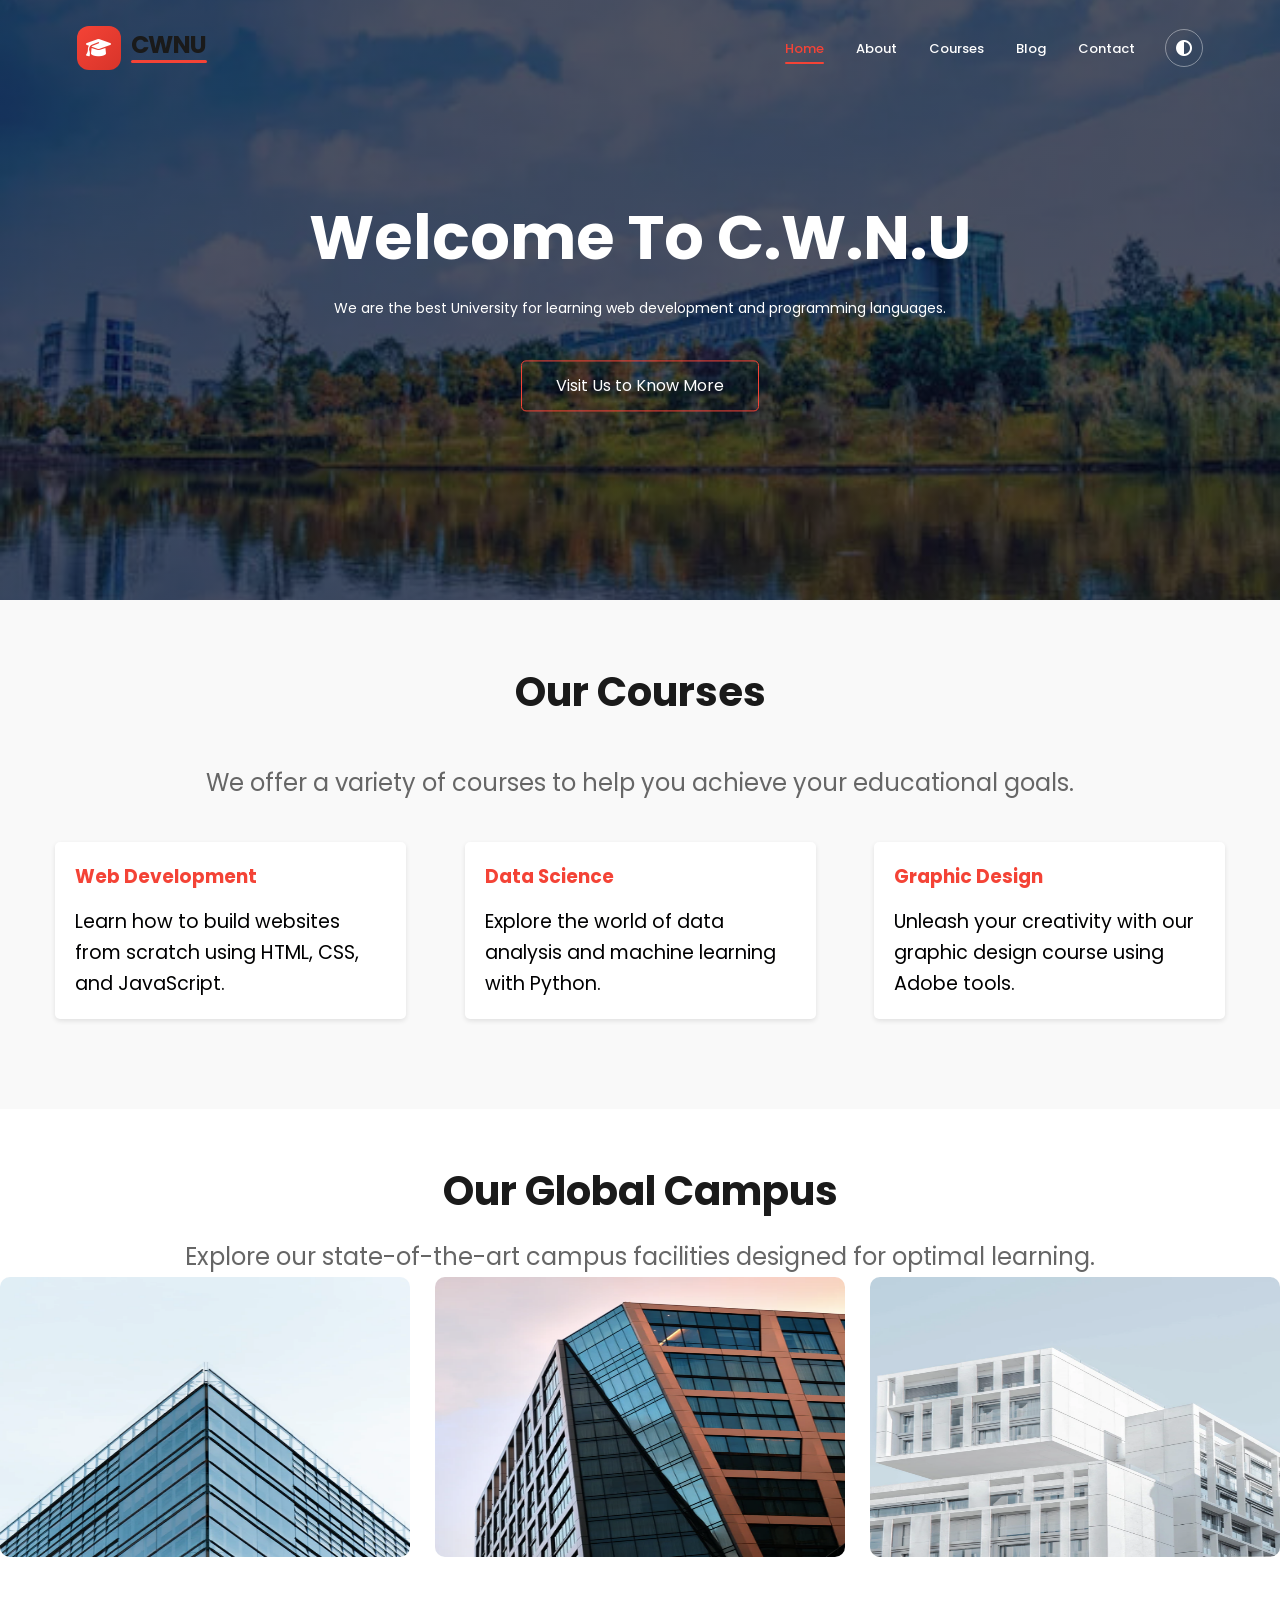
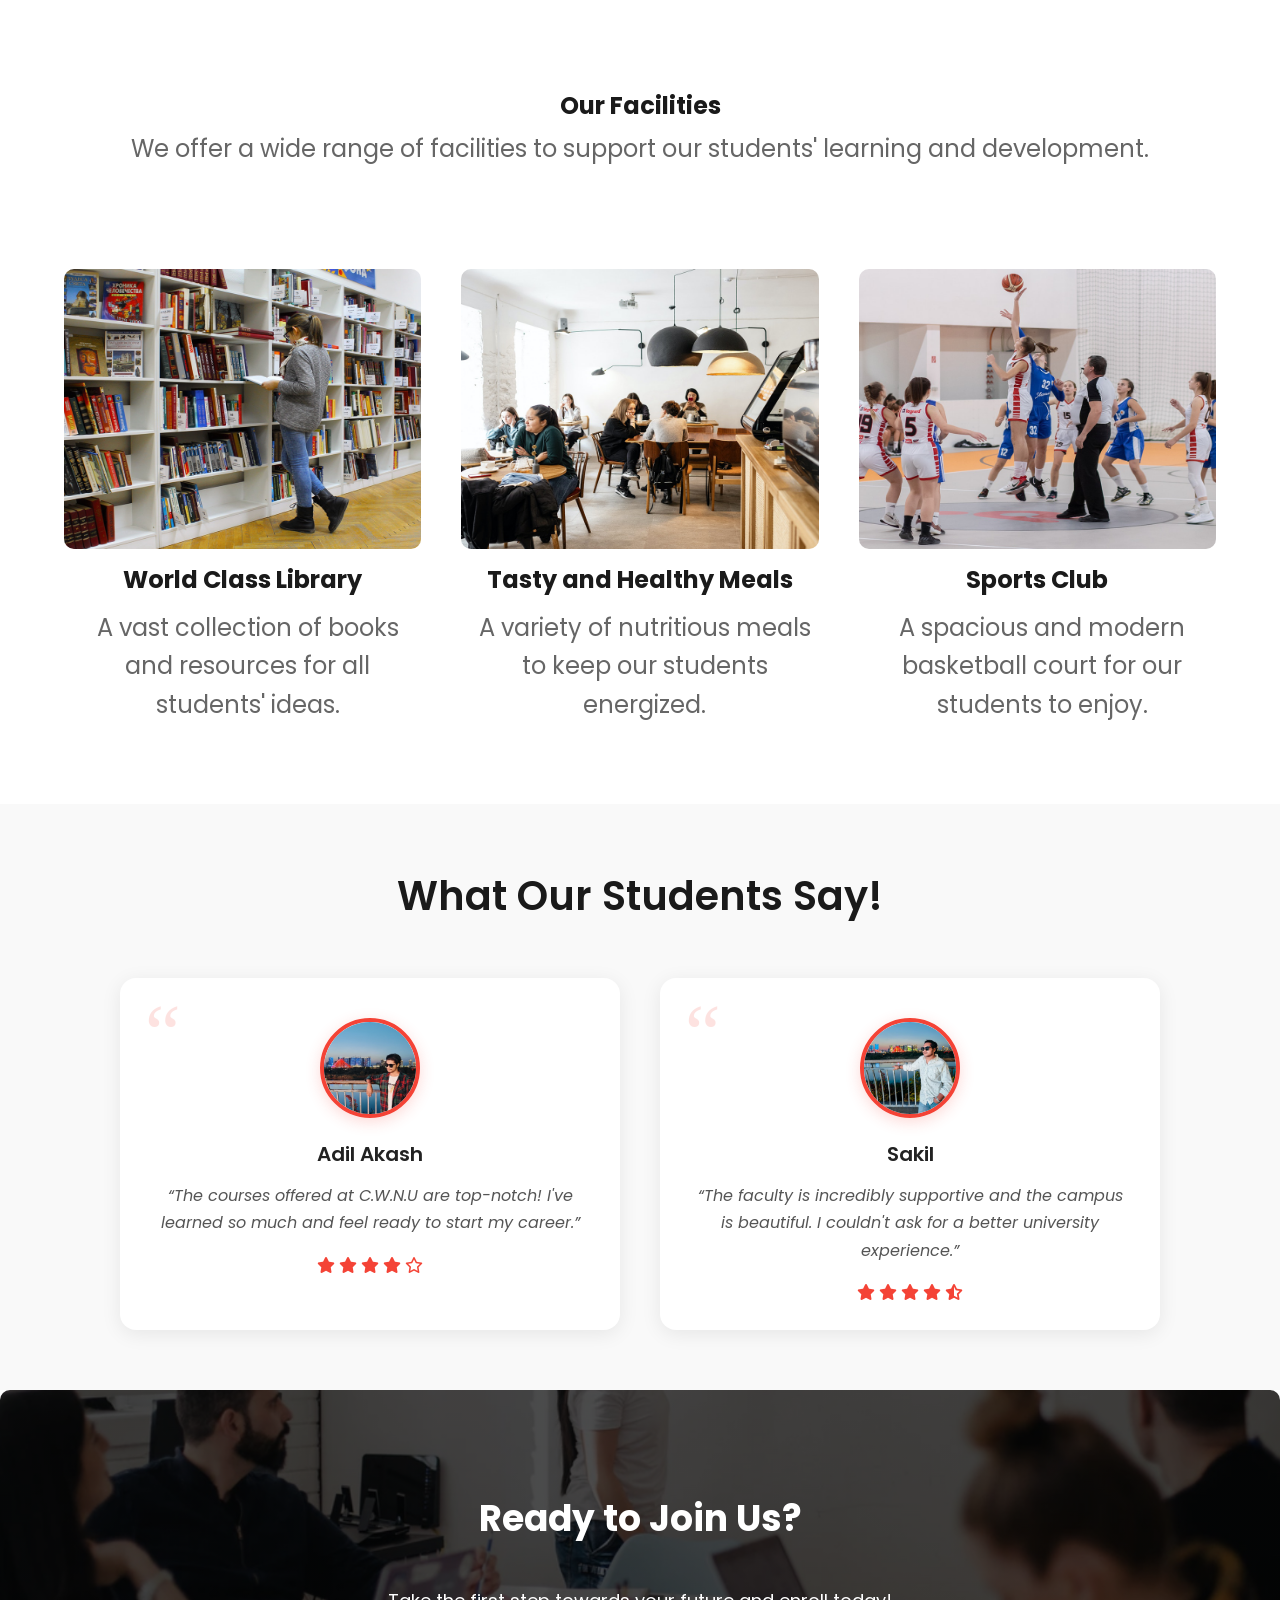
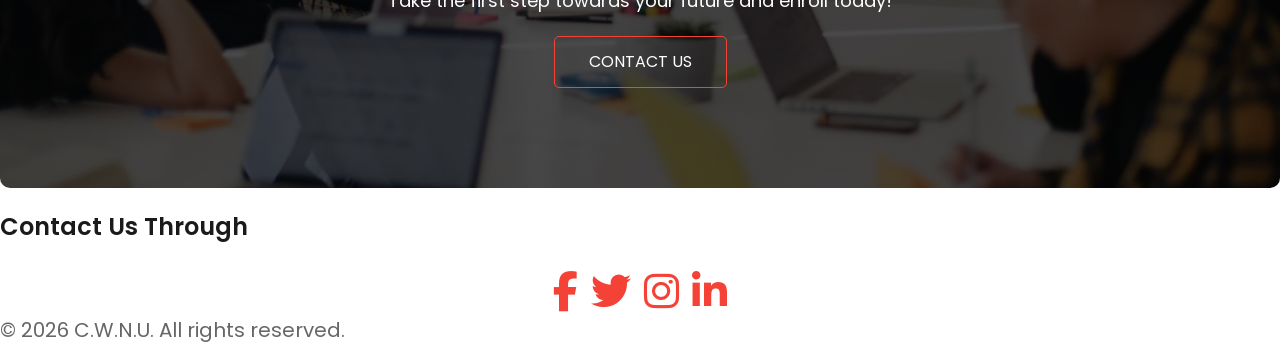
<file: public/index.html>
<!DOCTYPE html>
<html lang="en">
<head>
    <meta charset="UTF-8">
    <meta name="viewport" content="width=device-width, initial-scale=1.0">
    <meta name="description" content="C.W.N.U is a leading university for web development, data science, and graphic design. Explore programs, campus life, and admissions.">
    <meta name="theme-color" content="#0b1d3a">
    <title>C.W.N.U — China West Normal University</title>
    <link rel="preconnect" href="https://fonts.googleapis.com">
    <link rel="preconnect" href="https://fonts.gstatic.com" crossorigin>
    <link rel="stylesheet" href="https://fonts.googleapis.com/css2?family=Poppins:wght@300;400;500;600;700&display=swap">
    <link rel="stylesheet" href="https://cdnjs.cloudflare.com/ajax/libs/font-awesome/6.5.2/css/all.min.css" media="print" onload="this.media='all'">
    <noscript><link rel="stylesheet" href="https://cdnjs.cloudflare.com/ajax/libs/font-awesome/6.5.2/css/all.min.css"></noscript>
    <link rel="stylesheet" href="assets/css/main.css">
    <link rel="icon" type="image/png" href="assets/images/logo.png">
    <meta property="og:title" content="C.W.N.U — China West Normal University">
    <meta property="og:description" content="C.W.N.U is a leading university for web development, data science, and graphic design.">
    <meta property="og:type" content="website">
    <meta property="og:image" content="assets/images/cwnu1.jpg">
    <meta name="twitter:card" content="summary_large_image">
</head>
<body>
    <header class="site-header">
        <section class="header">
            <nav class="site-nav" aria-label="Primary">
                <a class="logo" href="index.html" aria-label="C.W.N.U Home">
                    <span class="logo-icon"><i class="fa-solid fa-graduation-cap" aria-hidden="true"></i></span>
                    <span class="logo-text">CWNU</span>
                </a>
                <ul class="nav-desktop" role="list">
                    <li><a href="index.html" aria-current="page" class="is-active">Home</a></li>
                    <li><a href="about.html">About</a></li>
                    <li><a href="course.html">Courses</a></li>
                    <li><a href="blog.html">Blog</a></li>
                    <li><a href="contact.html">Contact</a></li>
                </ul>
                <button class="nav-toggle" type="button" aria-label="Open menu" aria-expanded="false" aria-controls="navLinks">
                    <span class="burger" aria-hidden="true">
                        <span></span><span></span><span></span>
                    </span>
                </button>
                <div class="nav-overlay" id="navLinks" data-open="false">
                    <div class="nav-overlay-header">
                        <a class="logo" href="index.html" aria-label="C.W.N.U Home">
                            <span class="logo-icon"><i class="fa-solid fa-graduation-cap" aria-hidden="true"></i></span>
                            <span class="logo-text">CWNU</span>
                        </a>
                    </div>
                    <ul class="nav-overlay-links" role="list">
                        <li><a href="index.html" aria-current="page" class="is-active">Home</a></li>
                        <li><a href="about.html">About</a></li>
                        <li><a href="course.html">Courses</a></li>
                        <li><a href="blog.html">Blog</a></li>
                        <li><a href="contact.html">Contact</a></li>
                    </ul>
                </div>
                <div class="nav-backdrop" data-nav-backdrop hidden></div>
            </nav>
            <div class="text-box">
                <h1>Welcome To C.W.N.U</h1>
                <p class="hero-description">We are the best University for learning web development and programming languages.</p>
                <a href="about.html" class="hero-btn">Visit Us to Know More</a>
            </div>
        </section>
    </header>

    <main id="main-content">
        <section class="courses" aria-labelledby="courses-title">
            <div class="container">
                <h2 id="courses-title">Our Courses</h2>
                <p class="course-intro">We offer a variety of courses to help you achieve your educational goals.</p>
                <div class="course-list" role="list">
                    <article class="course-item" role="listitem" data-reveal>
                        <h3>Web Development</h3>
                        <p class="course-description">Learn how to build websites from scratch using HTML, CSS, and JavaScript.</p>
                    </article>
                    <article class="course-item" role="listitem" data-reveal>
                        <h3>Data Science</h3>
                        <p class="course-description">Explore the world of data analysis and machine learning with Python.</p>
                    </article>
                    <article class="course-item" role="listitem" data-reveal>
                        <h3>Graphic Design</h3>
                        <p class="course-description">Unleash your creativity with our graphic design course using Adobe tools.</p>
                    </article>
                </div>
            </div>
        </section>

        <section class="campus" aria-labelledby="campus-title">
            <h1 id="campus-title">Our Global Campus</h1>
            <p class="campus-description">Explore our state-of-the-art campus facilities designed for optimal learning.</p>
            <div class="container">
                <div class="row">
                    <figure class="campus-col" data-reveal>
                        <img src="assets/images/london.png" alt="London campus exterior" width="400" height="280" loading="lazy" decoding="async">
                        <figcaption class="layer"><h3>LONDON</h3></figcaption>
                    </figure>
                    <figure class="campus-col" data-reveal>
                        <img src="assets/images/newyork.png" alt="New York campus exterior" width="400" height="280" loading="lazy" decoding="async">
                        <figcaption class="layer"><h3>NEW YORK</h3></figcaption>
                    </figure>
                    <figure class="campus-col" data-reveal>
                        <img src="assets/images/washington.png" alt="Washington campus exterior" width="400" height="280" loading="lazy" decoding="async">
                        <figcaption class="layer"><h3>WASHINGTON</h3></figcaption>
                    </figure>
                </div>
            </div>
        </section>

        <section class="facilities" aria-labelledby="facilities-title">
            <h1 id="facilities-title" class="main-title">Our Facilities</h1>
            <p class="main-description">We offer a wide range of facilities to support our students' learning and development.</p>
            <div class="our-facilities-container">
                <article class="facilities-col" data-reveal>
                    <img src="assets/images/library.png" alt="Students studying in the library" width="400" height="280" loading="lazy" decoding="async">
                    <h3 class="facilities-title">World Class Library</h3>
                    <p class="facilities-description">A vast collection of books and resources for all students' ideas.</p>
                </article>
                <article class="facilities-col" data-reveal>
                    <img src="assets/images/cafeteria.png" alt="Cafeteria serving healthy meals" width="400" height="280" loading="lazy" decoding="async">
                    <h3 class="facilities-title">Tasty and Healthy Meals</h3>
                    <p class="facilities-description">A variety of nutritious meals to keep our students energized.</p>
                </article>
                <article class="facilities-col" data-reveal>
                    <img src="assets/images/basketball.png" alt="Indoor basketball court" width="400" height="280" loading="lazy" decoding="async">
                    <h3 class="facilities-title">Sports Club</h3>
                    <p class="facilities-description">A spacious and modern basketball court for our students to enjoy.</p>
                </article>
            </div>
        </section>

        <section class="testimonials" aria-labelledby="testimonials-title">
            <h1 id="testimonials-title" class="testimonials-title">What Our Students Say!</h1>
            <div class="testimonial-container">
                <article class="testimonial-col" data-reveal>
                    <div class="img-container">
                        <img src="assets/images/aa.jpg" alt="Photo of Adil Akash" width="96" height="96" loading="lazy" decoding="async">
                    </div>
                    <div>
                        <h3 class="testimonial-author">Adil Akash</h3>
                        <p class="testimonial-description">&ldquo;The courses offered at C.W.N.U are top-notch! I've learned so much and feel ready to start my career.&rdquo;</p>
                        <div class="font-icons" aria-label="4 out of 5 stars">
                            <i class="fa-solid fa-star" aria-hidden="true"></i>
                            <i class="fa-solid fa-star" aria-hidden="true"></i>
                            <i class="fa-solid fa-star" aria-hidden="true"></i>
                            <i class="fa-solid fa-star" aria-hidden="true"></i>
                            <i class="fa-regular fa-star" aria-hidden="true"></i>
                        </div>
                    </div>
                </article>
                <article class="testimonial-col" data-reveal>
                    <div class="img-container">
                        <img src="assets/images/s.jpg" alt="Photo of Sakil" width="96" height="96" loading="lazy" decoding="async">
                    </div>
                    <div>
                        <h3 class="testimonial-author">Sakil</h3>
                        <p class="testimonial-description">&ldquo;The faculty is incredibly supportive and the campus is beautiful. I couldn't ask for a better university experience.&rdquo;</p>
                        <div class="font-icons" aria-label="4.5 out of 5 stars">
                            <i class="fa-solid fa-star" aria-hidden="true"></i>
                            <i class="fa-solid fa-star" aria-hidden="true"></i>
                            <i class="fa-solid fa-star" aria-hidden="true"></i>
                            <i class="fa-solid fa-star" aria-hidden="true"></i>
                            <i class="fa-solid fa-star-half-stroke" aria-hidden="true"></i>
                        </div>
                    </div>
                </article>
            </div>
        </section>

        <section class="cta" aria-labelledby="cta-title">
            <h1 id="cta-title">Ready to Join Us?</h1>
            <p>Take the first step towards your future and enroll today!</p>
            <a href="contact.html" class="hero-btn">CONTACT US</a>
        </section>
    </main>

    <footer class="site-footer" id="site-footer">
        <h2 class="footer-title">Contact Us Through</h2>
        <ul class="icons" role="list" aria-label="Social media">
            <li><a href="#" aria-label="Facebook"><i class="fa-brands fa-facebook-f" aria-hidden="true"></i></a></li>
            <li><a href="#" aria-label="Twitter"><i class="fa-brands fa-twitter" aria-hidden="true"></i></a></li>
            <li><a href="#" aria-label="Instagram"><i class="fa-brands fa-instagram" aria-hidden="true"></i></a></li>
            <li><a href="#" aria-label="LinkedIn"><i class="fa-brands fa-linkedin-in" aria-hidden="true"></i></a></li>
        </ul>
        <p class="footer-copy">&copy; 2026 C.W.N.U. All rights reserved.</p>
    </footer>

    <button class="back-to-top" type="button" aria-label="Back to top" hidden>
        <i class="fa-solid fa-arrow-up" aria-hidden="true"></i>
    </button>

    <script src="assets/js/main.js"></script>
</body>
</html>
</file>
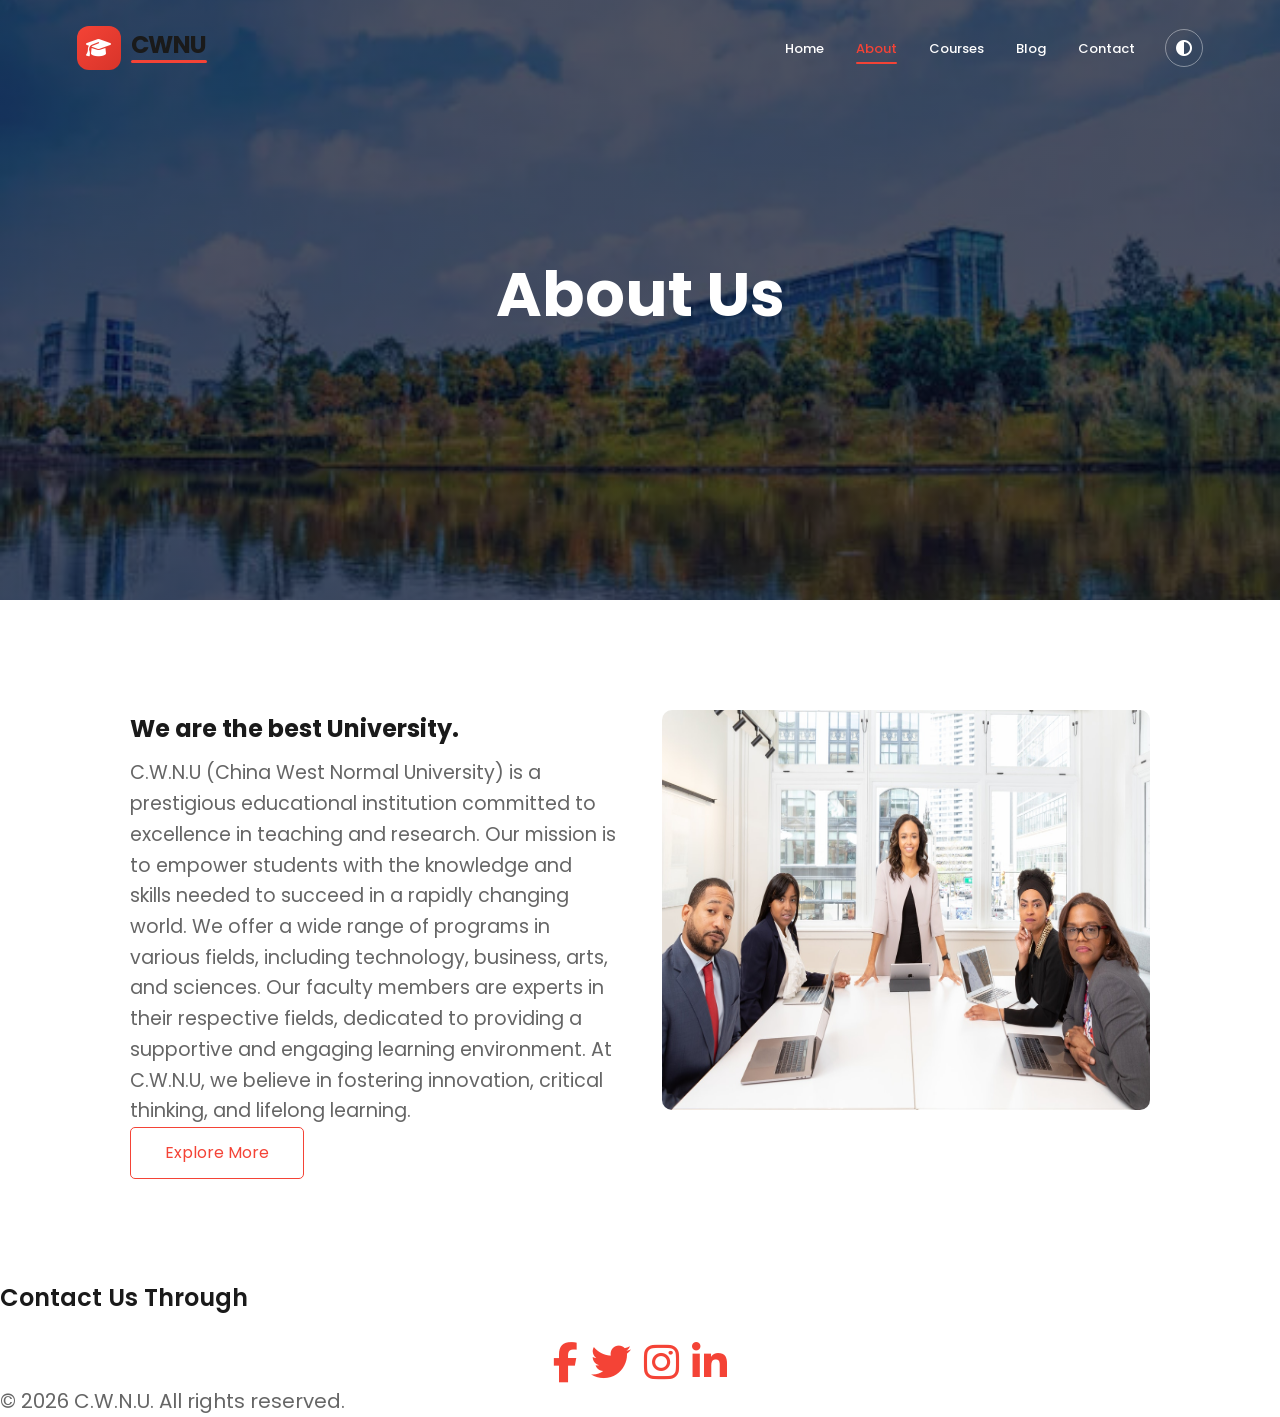
<file: public/about.html>
<!DOCTYPE html>
<html lang="en">
<head>
    <meta charset="UTF-8">
    <meta name="viewport" content="width=device-width, initial-scale=1.0">
    <meta name="description" content="Learn about C.W.N.U (China West Normal University): our mission, faculty, and commitment to academic excellence.">
    <meta name="theme-color" content="#0b1d3a">
    <title>About — C.W.N.U</title>
    <link rel="preconnect" href="https://fonts.googleapis.com">
    <link rel="preconnect" href="https://fonts.gstatic.com" crossorigin>
    <link rel="stylesheet" href="https://fonts.googleapis.com/css2?family=Poppins:wght@300;400;500;600;700&display=swap">
    <link rel="stylesheet" href="https://cdnjs.cloudflare.com/ajax/libs/font-awesome/6.5.2/css/all.min.css" media="print" onload="this.media='all'">
    <noscript><link rel="stylesheet" href="https://cdnjs.cloudflare.com/ajax/libs/font-awesome/6.5.2/css/all.min.css"></noscript>
    <link rel="stylesheet" href="assets/css/main.css">
    <link rel="icon" type="image/png" href="assets/images/logo.png">
    <meta property="og:title" content="About — C.W.N.U">
    <meta property="og:description" content="Learn about C.W.N.U: our mission, faculty, and commitment to academic excellence.">
    <meta property="og:type" content="website">
    <meta property="og:image" content="assets/images/cwnu1.jpg">
    <meta name="twitter:card" content="summary_large_image">
</head>
<body>
    <header class="site-header is-sub">
        <section class="header">
            <nav class="site-nav" aria-label="Primary">
                <a class="logo" href="index.html" aria-label="C.W.N.U Home">
                    <span class="logo-icon"><i class="fa-solid fa-graduation-cap" aria-hidden="true"></i></span>
                    <span class="logo-text">CWNU</span>
                </a>
                <ul class="nav-desktop" role="list">
                    <li><a href="index.html">Home</a></li>
                    <li><a href="about.html" aria-current="page" class="is-active">About</a></li>
                    <li><a href="course.html">Courses</a></li>
                    <li><a href="blog.html">Blog</a></li>
                    <li><a href="contact.html">Contact</a></li>
                </ul>
                <button class="nav-toggle" type="button" aria-label="Open menu" aria-expanded="false" aria-controls="navLinks">
                    <span class="burger" aria-hidden="true">
                        <span></span><span></span><span></span>
                    </span>
                </button>
                <div class="nav-overlay" id="navLinks" data-open="false">
                    <div class="nav-overlay-header">
                        <a class="logo" href="index.html" aria-label="C.W.N.U Home">
                            <span class="logo-icon"><i class="fa-solid fa-graduation-cap" aria-hidden="true"></i></span>
                            <span class="logo-text">CWNU</span>
                        </a>
                    </div>
                    <ul class="nav-overlay-links" role="list">
                        <li><a href="index.html">Home</a></li>
                        <li><a href="about.html" aria-current="page" class="is-active">About</a></li>
                        <li><a href="course.html">Courses</a></li>
                        <li><a href="blog.html">Blog</a></li>
                        <li><a href="contact.html">Contact</a></li>
                    </ul>
                </div>
                <div class="nav-backdrop" data-nav-backdrop hidden></div>
            </nav>
            <div class="text-box">
                <h1>About Us</h1>
            </div>
        </section>
    </header>

    <main id="main-content">
        <section class="about-us" aria-labelledby="about-title">
            <div class="row">
                <div class="about-col" data-reveal>
                    <h1 id="about-title">We are the best University.</h1>
                    <p>C.W.N.U (China West Normal University) is a prestigious educational institution committed to excellence in teaching and research. Our mission is to empower students with the knowledge and skills needed to succeed in a rapidly changing world. We offer a wide range of programs in various fields, including technology, business, arts, and sciences. Our faculty members are experts in their respective fields, dedicated to providing a supportive and engaging learning environment. At C.W.N.U, we believe in fostering innovation, critical thinking, and lifelong learning.</p>
                    <a href="course.html" class="hero-btn red-btn">Explore More</a>
                </div>
                <div class="about-col" data-reveal>
                    <img src="assets/images/about.jpg" alt="C.W.N.U campus aerial view" width="600" height="400" loading="lazy" decoding="async">
                </div>
            </div>
        </section>
    </main>

    <footer class="site-footer" id="site-footer">
        <h2 class="footer-title">Contact Us Through</h2>
        <ul class="icons" role="list" aria-label="Social media">
            <li><a href="#" aria-label="Facebook"><i class="fa-brands fa-facebook-f" aria-hidden="true"></i></a></li>
            <li><a href="#" aria-label="Twitter"><i class="fa-brands fa-twitter" aria-hidden="true"></i></a></li>
            <li><a href="#" aria-label="Instagram"><i class="fa-brands fa-instagram" aria-hidden="true"></i></a></li>
            <li><a href="#" aria-label="LinkedIn"><i class="fa-brands fa-linkedin-in" aria-hidden="true"></i></a></li>
        </ul>
        <p class="footer-copy">&copy; 2026 C.W.N.U. All rights reserved.</p>
    </footer>

    <button class="back-to-top" type="button" aria-label="Back to top" hidden>
        <i class="fa-solid fa-arrow-up" aria-hidden="true"></i>
    </button>

    <script src="assets/js/main.js"></script>
</body>
</html>
</file>
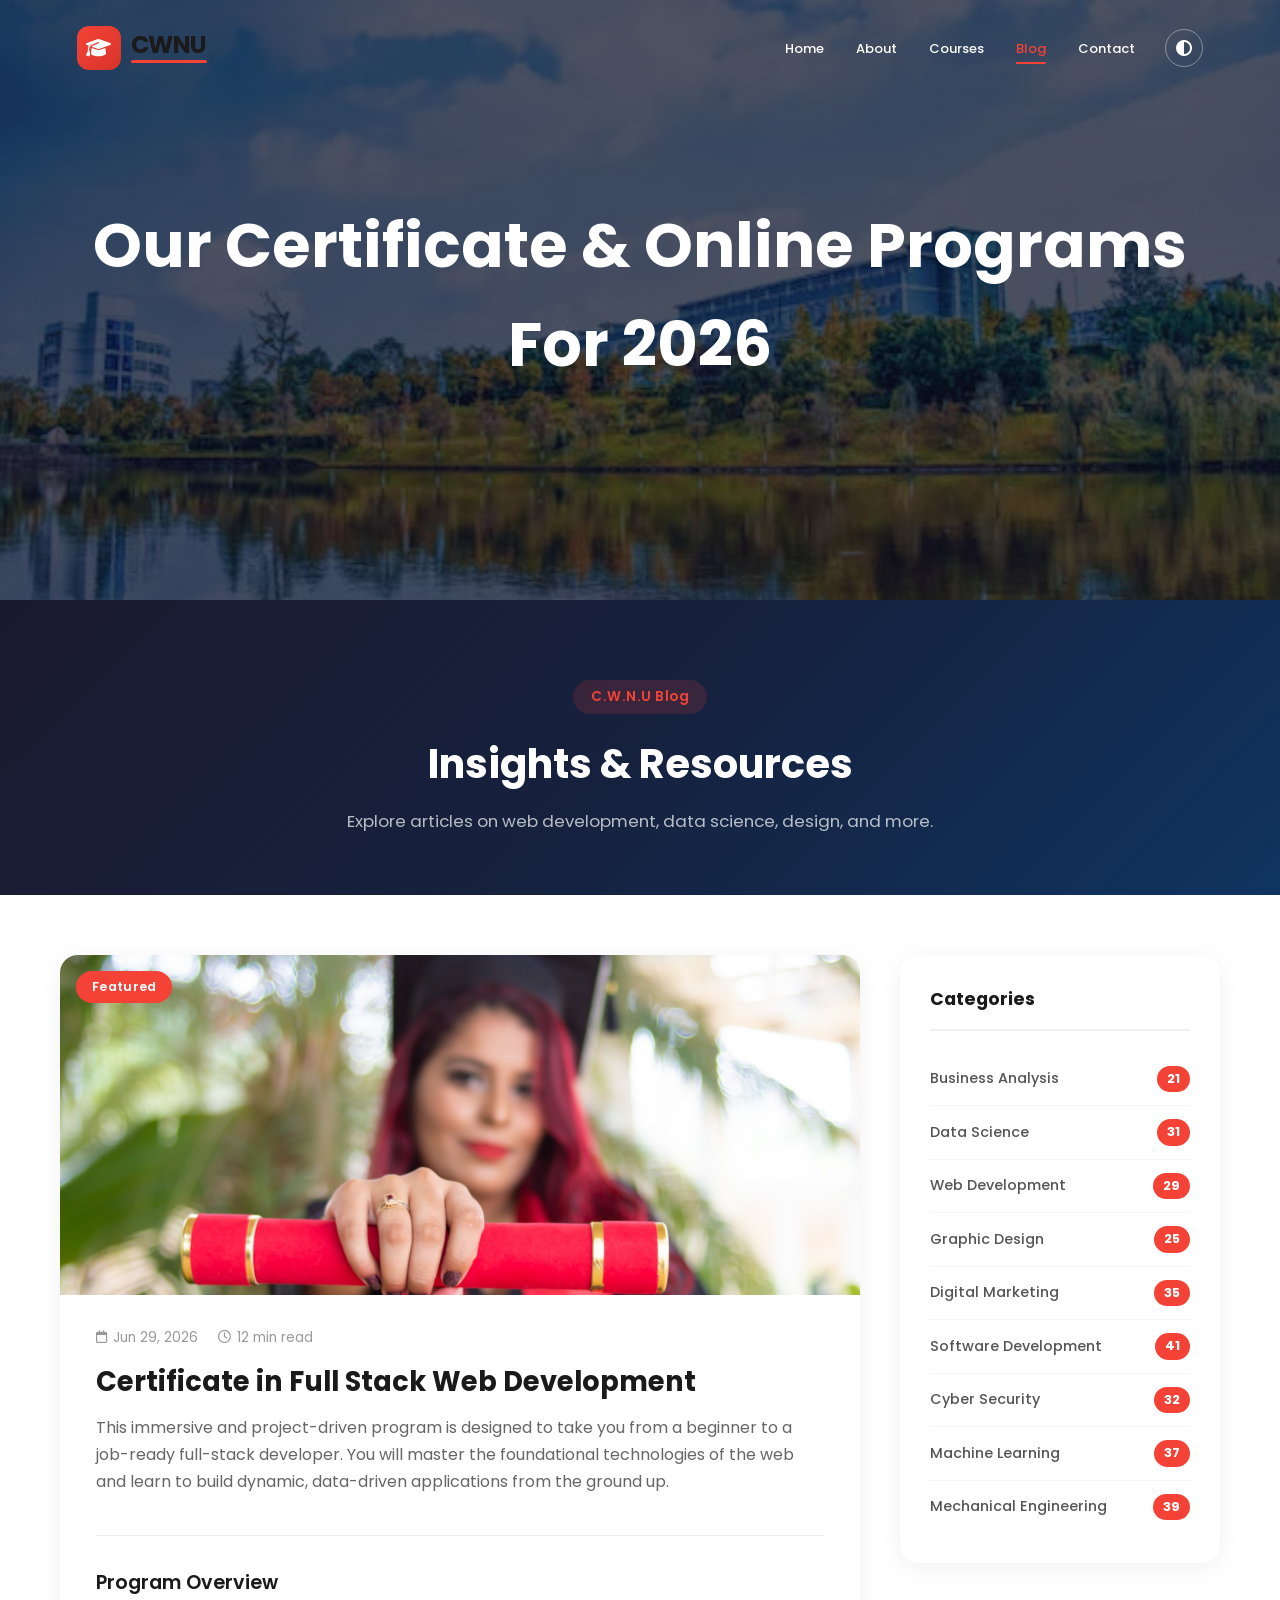
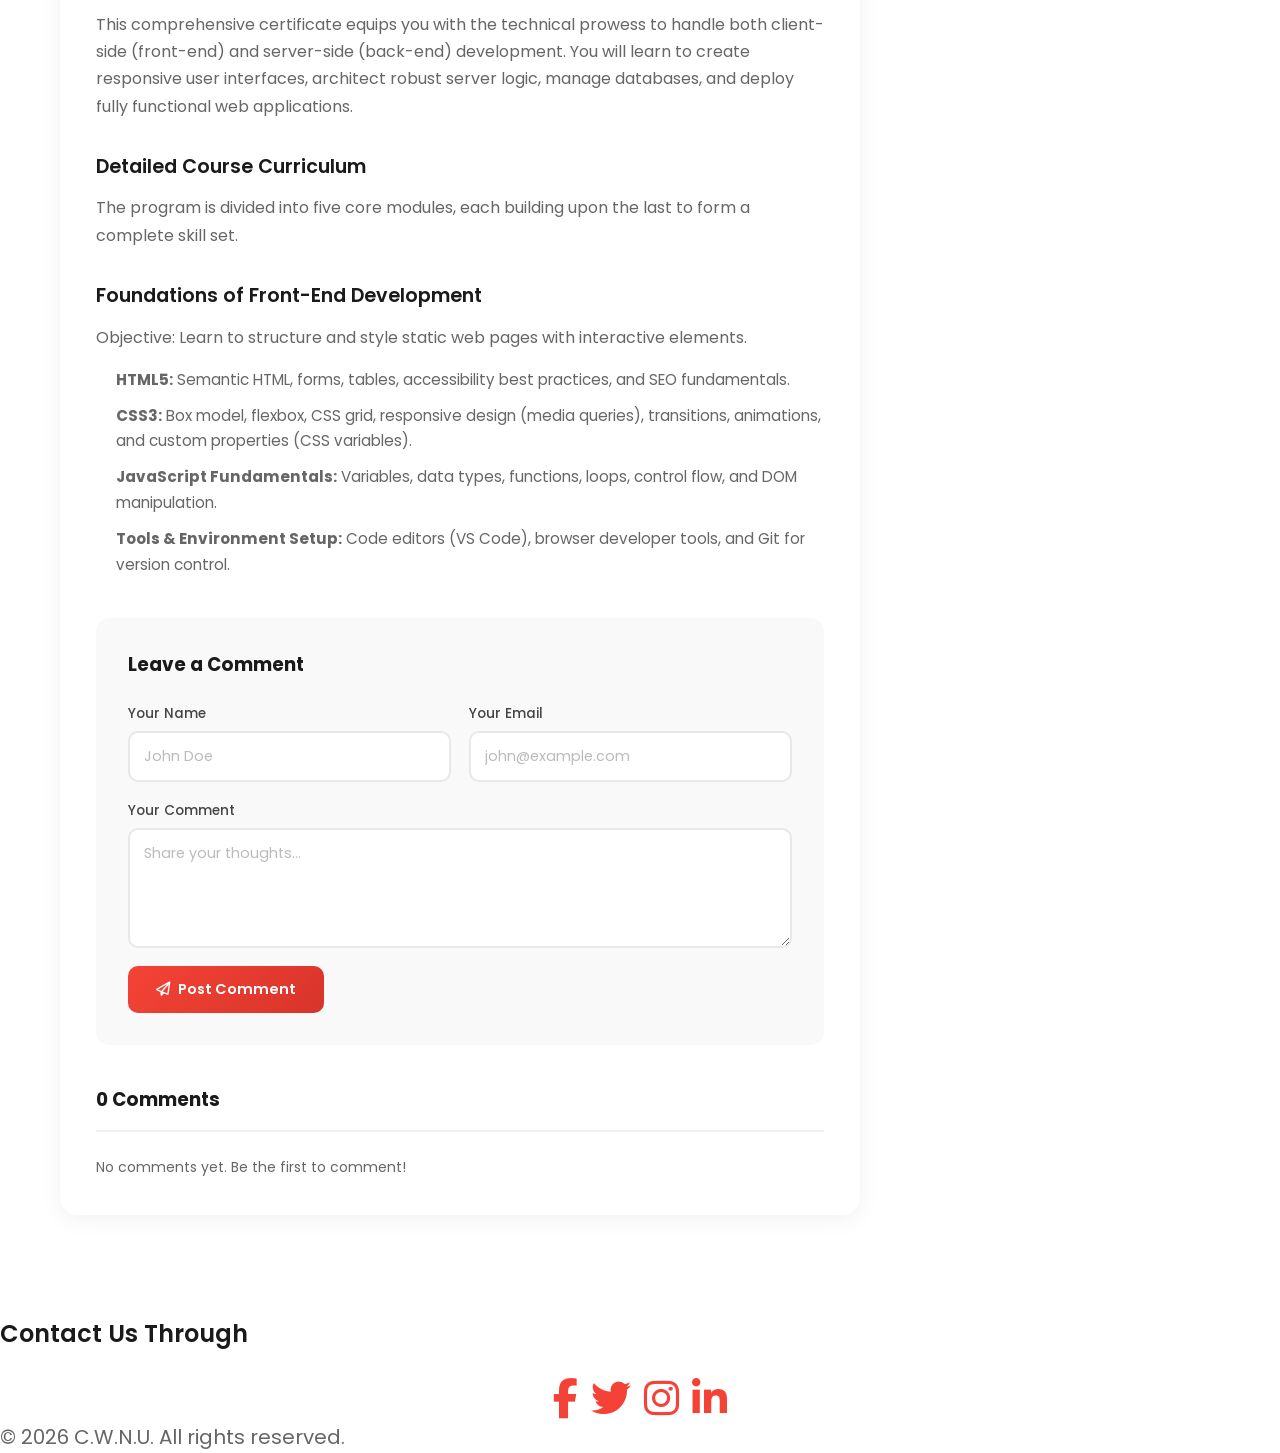
<file: public/blog.html>
<!DOCTYPE html>
<html lang="en">
<head>
    <meta charset="UTF-8">
    <meta name="viewport" content="width=device-width, initial-scale=1.0">
    <meta name="description" content="Read about C.W.N.U certificate and online programs for 2026, including our full-stack web development track.">
    <meta name="theme-color" content="#0b1d3a">
    <title>Blog — C.W.N.U</title>
    <link rel="preconnect" href="https://fonts.googleapis.com">
    <link rel="preconnect" href="https://fonts.gstatic.com" crossorigin>
    <link rel="stylesheet" href="https://fonts.googleapis.com/css2?family=Poppins:wght@300;400;500;600;700&display=swap">
    <link rel="stylesheet" href="https://cdnjs.cloudflare.com/ajax/libs/font-awesome/6.5.2/css/all.min.css" media="print" onload="this.media='all'">
    <noscript><link rel="stylesheet" href="https://cdnjs.cloudflare.com/ajax/libs/font-awesome/6.5.2/css/all.min.css"></noscript>
    <link rel="stylesheet" href="assets/css/main.css">
    <link rel="icon" type="image/png" href="assets/images/logo.png">
    <meta property="og:title" content="Blog — C.W.N.U">
    <meta property="og:description" content="Read about C.W.N.U certificate and online programs for 2026.">
    <meta property="og:type" content="website">
    <meta property="og:image" content="assets/images/cwnu1.jpg">
    <meta name="twitter:card" content="summary_large_image">
</head>
<body>
    <header class="site-header is-sub">
        <section class="header">
            <nav class="site-nav" aria-label="Primary">
                <a class="logo" href="index.html" aria-label="C.W.N.U Home">
                    <span class="logo-icon"><i class="fa-solid fa-graduation-cap" aria-hidden="true"></i></span>
                    <span class="logo-text">CWNU</span>
                </a>
                <ul class="nav-desktop" role="list">
                    <li><a href="index.html">Home</a></li>
                    <li><a href="about.html">About</a></li>
                    <li><a href="course.html">Courses</a></li>
                    <li><a href="blog.html" aria-current="page" class="is-active">Blog</a></li>
                    <li><a href="contact.html">Contact</a></li>
                </ul>
                <button class="nav-toggle" type="button" aria-label="Open menu" aria-expanded="false" aria-controls="navLinks">
                    <span class="burger" aria-hidden="true">
                        <span></span><span></span><span></span>
                    </span>
                </button>
                <div class="nav-overlay" id="navLinks" data-open="false">
                    <div class="nav-overlay-header">
                        <a class="logo" href="index.html" aria-label="C.W.N.U Home">
                            <span class="logo-icon"><i class="fa-solid fa-graduation-cap" aria-hidden="true"></i></span>
                            <span class="logo-text">CWNU</span>
                        </a>
                    </div>
                    <ul class="nav-overlay-links" role="list">
                        <li><a href="index.html">Home</a></li>
                        <li><a href="about.html">About</a></li>
                        <li><a href="course.html">Courses</a></li>
                        <li><a href="blog.html" aria-current="page" class="is-active">Blog</a></li>
                        <li><a href="contact.html">Contact</a></li>
                    </ul>
                </div>
                <div class="nav-backdrop" data-nav-backdrop hidden></div>
            </nav>
            <div class="text-box">
                <h1>Our Certificate &amp; Online Programs For 2026</h1>
            </div>
        </section>
    </header>

    <main id="main-content">
        <section class="blog-hero" aria-labelledby="blog-title">
            <div class="blog-hero-inner">
                <span class="blog-hero-tag">C.W.N.U Blog</span>
                <h1 id="blog-title">Insights &amp; Resources</h1>
                <p class="blog-hero-sub">Explore articles on web development, data science, design, and more.</p>
            </div>
        </section>

        <section class="blog-layout" aria-label="Blog content">
            <div class="blog-grid">
                <!-- Main Article -->
                <article class="blog-card blog-card--featured" data-reveal>
                    <div class="blog-card-image">
                        <img src="assets/images/certificate.jpg" alt="C.W.N.U full-stack web development certificate" width="800" height="450" loading="lazy" decoding="async">
                        <span class="blog-card-badge">Featured</span>
                    </div>
                    <div class="blog-card-body">
                        <div class="blog-card-meta">
                            <span><i class="fa-regular fa-calendar" aria-hidden="true"></i> Jun 29, 2026</span>
                            <span><i class="fa-regular fa-clock" aria-hidden="true"></i> 12 min read</span>
                        </div>
                        <h2 class="blog-card-title">Certificate in Full Stack Web Development</h2>
                        <p class="blog-card-excerpt">This immersive and project-driven program is designed to take you from a beginner to a job-ready full-stack developer. You will master the foundational technologies of the web and learn to build dynamic, data-driven applications from the ground up.</p>

                        <div class="blog-article-content">
                            <h3>Program Overview</h3>
                            <p>This comprehensive certificate equips you with the technical prowess to handle both client-side (front-end) and server-side (back-end) development. You will learn to create responsive user interfaces, architect robust server logic, manage databases, and deploy fully functional web applications.</p>

                            <h3>Detailed Course Curriculum</h3>
                            <p>The program is divided into five core modules, each building upon the last to form a complete skill set.</p>

                            <h3>Foundations of Front-End Development</h3>
                            <p>Objective: Learn to structure and style static web pages with interactive elements.</p>
                            <ul>
                                <li><strong>HTML5:</strong> Semantic HTML, forms, tables, accessibility best practices, and SEO fundamentals.</li>
                                <li><strong>CSS3:</strong> Box model, flexbox, CSS grid, responsive design (media queries), transitions, animations, and custom properties (CSS variables).</li>
                                <li><strong>JavaScript Fundamentals:</strong> Variables, data types, functions, loops, control flow, and DOM manipulation.</li>
                                <li><strong>Tools &amp; Environment Setup:</strong> Code editors (VS Code), browser developer tools, and Git for version control.</li>
                            </ul>
                        </div>

                        <!-- Comment Section -->
                        <div class="blog-comments" id="comments">
                            <h3 class="blog-comments-title">Leave a Comment</h3>
                            <form class="blog-comment-form" id="commentForm" novalidate>
                                <div class="blog-comment-row">
                                    <div class="blog-comment-field">
                                        <label for="c-name">Your Name</label>
                                        <input id="c-name" type="text" name="name" placeholder="John Doe" required minlength="2" maxlength="80">
                                    </div>
                                    <div class="blog-comment-field">
                                        <label for="c-email">Your Email</label>
                                        <input id="c-email" type="email" name="email" placeholder="john@example.com" required>
                                    </div>
                                </div>
                                <div class="blog-comment-field">
                                    <label for="c-message">Your Comment</label>
                                    <textarea id="c-message" name="message" rows="4" placeholder="Share your thoughts..." required minlength="3" maxlength="2000"></textarea>
                                </div>
                                <div class="hp-field" aria-hidden="true">
                                    <label for="c-website">Website</label>
                                    <input id="c-website" type="text" name="website" tabindex="-1" autocomplete="off">
                                </div>
                                <button type="submit" class="blog-comment-submit">
                                    <i class="fa-regular fa-paper-plane" aria-hidden="true"></i> Post Comment
                                </button>
                            </form>
                        </div>

                        <div class="blog-comments-list" id="commentsList" aria-label="Comments">
                            <h3 class="blog-comments-title"><span id="commentCount">0</span> Comments</h3>
                            <div id="commentsContainer"></div>
                        </div>
                    </div>
                </article>

                <!-- Sidebar -->
                <aside class="blog-sidebar" aria-label="Post categories">
                    <div class="blog-sidebar-card">
                        <h3 class="blog-sidebar-heading">Categories</h3>
                        <ul class="blog-sidebar-list" role="list">
                            <li><span class="blog-sidebar-name">Business Analysis</span><span class="blog-sidebar-count">21</span></li>
                            <li><span class="blog-sidebar-name">Data Science</span><span class="blog-sidebar-count">31</span></li>
                            <li><span class="blog-sidebar-name">Web Development</span><span class="blog-sidebar-count">29</span></li>
                            <li><span class="blog-sidebar-name">Graphic Design</span><span class="blog-sidebar-count">25</span></li>
                            <li><span class="blog-sidebar-name">Digital Marketing</span><span class="blog-sidebar-count">35</span></li>
                            <li><span class="blog-sidebar-name">Software Development</span><span class="blog-sidebar-count">41</span></li>
                            <li><span class="blog-sidebar-name">Cyber Security</span><span class="blog-sidebar-count">32</span></li>
                            <li><span class="blog-sidebar-name">Machine Learning</span><span class="blog-sidebar-count">37</span></li>
                            <li><span class="blog-sidebar-name">Mechanical Engineering</span><span class="blog-sidebar-count">39</span></li>
                        </ul>
                    </div>
                </aside>
            </div>
        </section>
    </main>

    <footer class="site-footer" id="site-footer">
        <h2 class="footer-title">Contact Us Through</h2>
        <ul class="icons" role="list" aria-label="Social media">
            <li><a href="#" aria-label="Facebook"><i class="fa-brands fa-facebook-f" aria-hidden="true"></i></a></li>
            <li><a href="#" aria-label="Twitter"><i class="fa-brands fa-twitter" aria-hidden="true"></i></a></li>
            <li><a href="#" aria-label="Instagram"><i class="fa-brands fa-instagram" aria-hidden="true"></i></a></li>
            <li><a href="#" aria-label="LinkedIn"><i class="fa-brands fa-linkedin-in" aria-hidden="true"></i></a></li>
        </ul>
        <p class="footer-copy">&copy; 2026 C.W.N.U. All rights reserved.</p>
    </footer>

    <button class="back-to-top" type="button" aria-label="Back to top" hidden>
        <i class="fa-solid fa-arrow-up" aria-hidden="true"></i>
    </button>

    <script src="assets/js/main.js"></script>
</body>
</html>
</file>
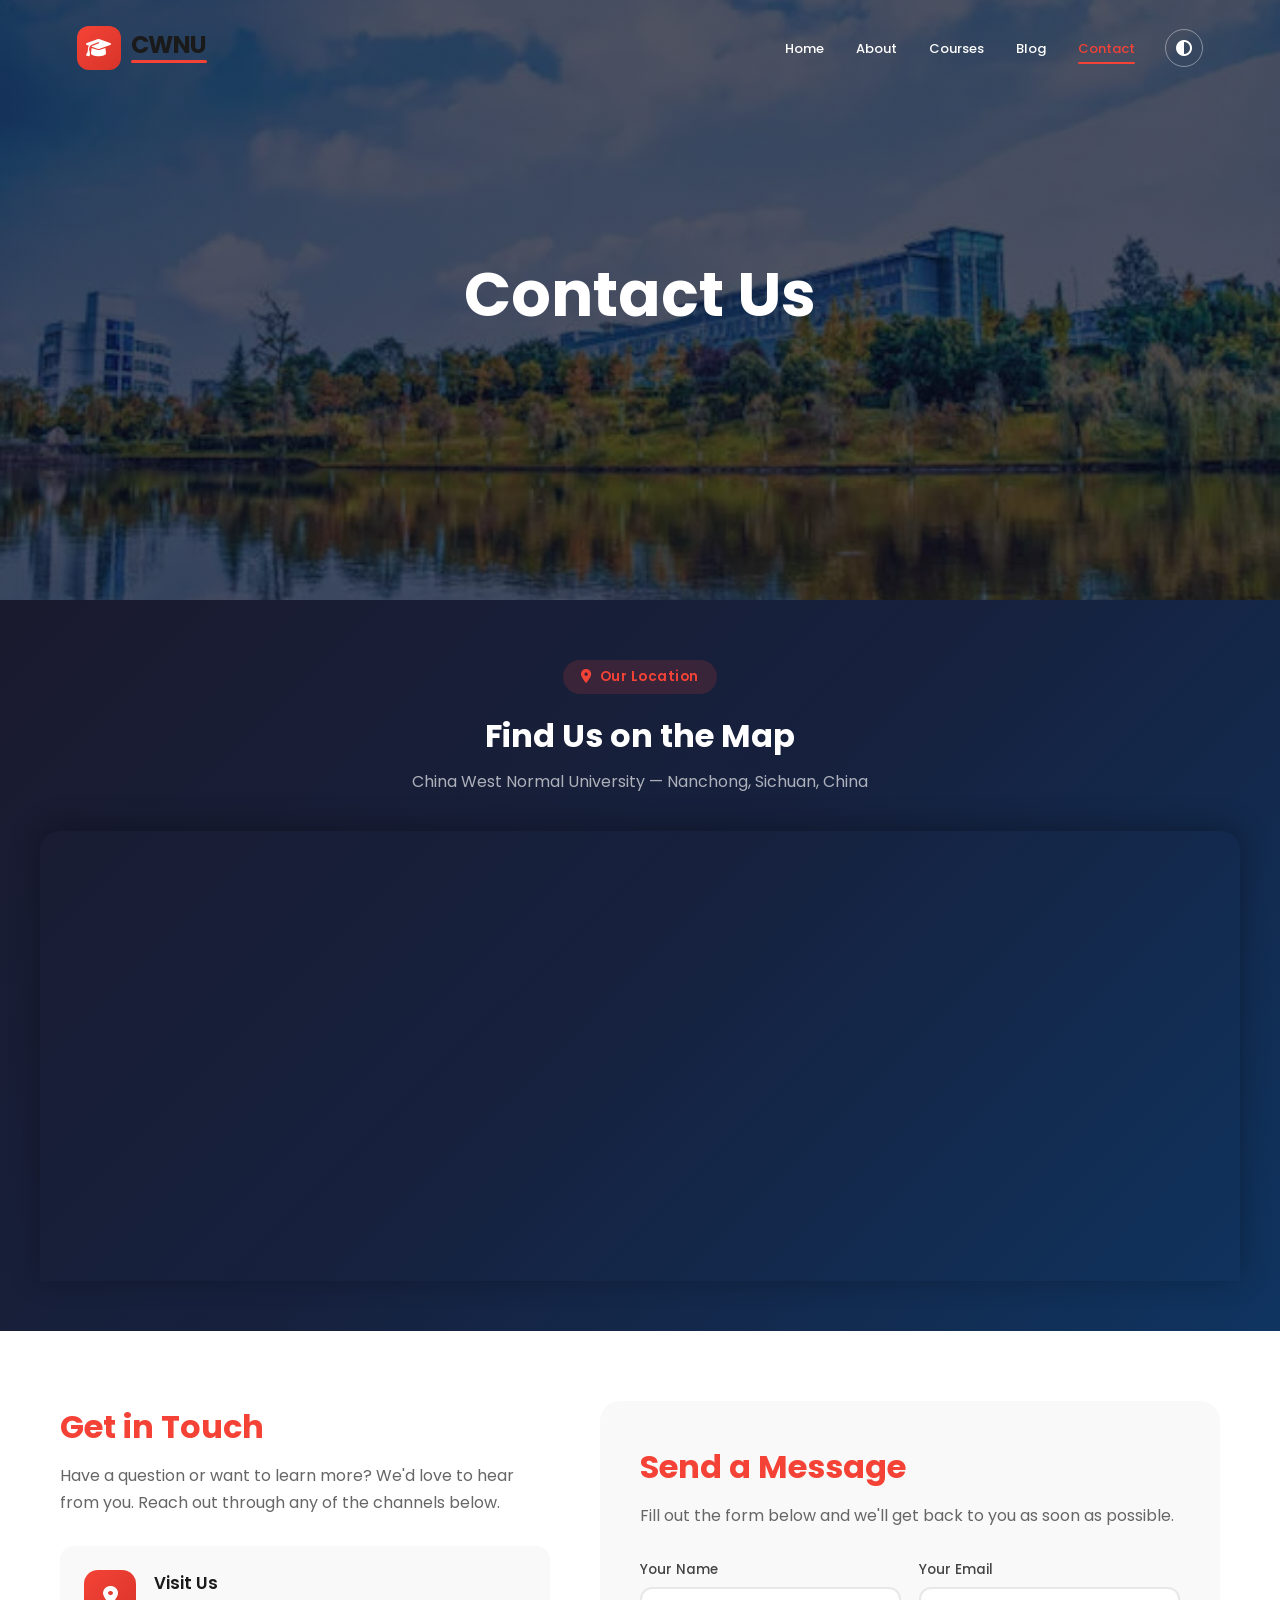
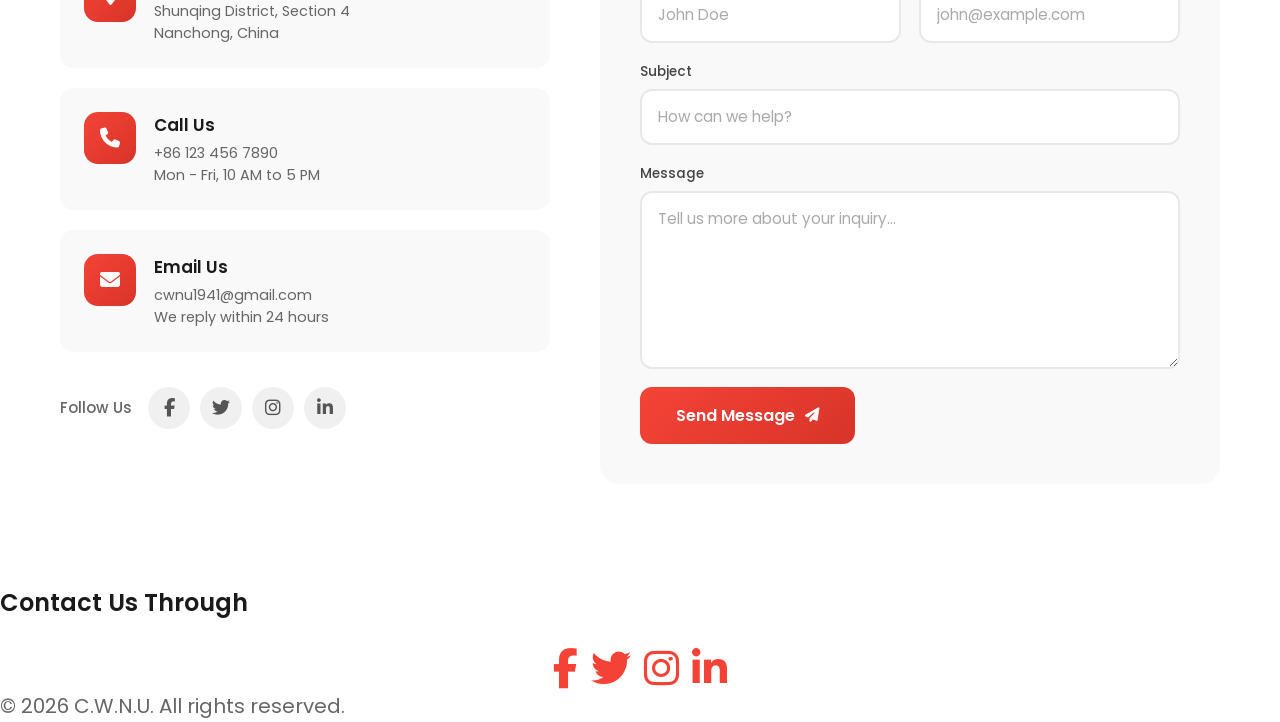
<file: public/contact.html>
<!DOCTYPE html>
<html lang="en">
<head>
    <meta charset="UTF-8">
    <meta name="viewport" content="width=device-width, initial-scale=1.0">
    <meta name="description" content="Get in touch with C.W.N.U. Visit our campus in Nanchong, China, or send us a message online.">
    <meta name="theme-color" content="#0b1d3a">
    <title>Contact — C.W.N.U</title>
    <link rel="preconnect" href="https://fonts.googleapis.com">
    <link rel="preconnect" href="https://fonts.gstatic.com" crossorigin>
    <link rel="stylesheet" href="https://fonts.googleapis.com/css2?family=Poppins:wght@300;400;500;600;700&display=swap">
    <link rel="stylesheet" href="https://cdnjs.cloudflare.com/ajax/libs/font-awesome/6.5.2/css/all.min.css" media="print" onload="this.media='all'">
    <noscript><link rel="stylesheet" href="https://cdnjs.cloudflare.com/ajax/libs/font-awesome/6.5.2/css/all.min.css"></noscript>
    <link rel="stylesheet" href="assets/css/main.css">
    <link rel="icon" type="image/png" href="assets/images/logo.png">
    <meta property="og:title" content="Contact — C.W.N.U">
    <meta property="og:description" content="Get in touch with C.W.N.U. Visit our campus or send us a message.">
    <meta property="og:type" content="website">
    <meta property="og:image" content="assets/images/cwnu1.jpg">
    <meta name="twitter:card" content="summary_large_image">
</head>
<body>
    <header class="site-header is-sub">
        <section class="header">
            <nav class="site-nav" aria-label="Primary">
                <a class="logo" href="index.html" aria-label="C.W.N.U Home">
                    <span class="logo-icon"><i class="fa-solid fa-graduation-cap" aria-hidden="true"></i></span>
                    <span class="logo-text">CWNU</span>
                </a>
                <ul class="nav-desktop" role="list">
                    <li><a href="index.html">Home</a></li>
                    <li><a href="about.html">About</a></li>
                    <li><a href="course.html">Courses</a></li>
                    <li><a href="blog.html">Blog</a></li>
                    <li><a href="contact.html" aria-current="page" class="is-active">Contact</a></li>
                </ul>
                <button class="nav-toggle" type="button" aria-label="Open menu" aria-expanded="false" aria-controls="navLinks">
                    <span class="burger" aria-hidden="true">
                        <span></span><span></span><span></span>
                    </span>
                </button>
                <div class="nav-overlay" id="navLinks" data-open="false">
                    <div class="nav-overlay-header">
                        <a class="logo" href="index.html" aria-label="C.W.N.U Home">
                            <span class="logo-icon"><i class="fa-solid fa-graduation-cap" aria-hidden="true"></i></span>
                            <span class="logo-text">CWNU</span>
                        </a>
                    </div>
                    <ul class="nav-overlay-links" role="list">
                        <li><a href="index.html">Home</a></li>
                        <li><a href="about.html">About</a></li>
                        <li><a href="course.html">Courses</a></li>
                        <li><a href="blog.html">Blog</a></li>
                        <li><a href="contact.html" aria-current="page" class="is-active">Contact</a></li>
                    </ul>
                </div>
                <div class="nav-backdrop" data-nav-backdrop hidden></div>
            </nav>
            <div class="text-box">
                <h1>Contact Us</h1>
            </div>
        </section>
    </header>

    <main id="main-content">
        <section class="contact-map-section" aria-label="Campus map">
            <div class="contact-map-inner">
                <div class="contact-map-header">
                    <span class="contact-map-tag"><i class="fa-solid fa-location-dot" aria-hidden="true"></i> Our Location</span>
                    <h2 class="contact-map-title">Find Us on the Map</h2>
                    <p class="contact-map-sub">China West Normal University — Nanchong, Sichuan, China</p>
                </div>
                <div class="contact-map-frame">
                    <iframe
                        src="https://www.google.com/maps/embed?pb=!1m18!1m12!1m3!1d10534.100224827502!2d106.06374944010042!3d30.823657460247176!2m3!1f0!2f0!3f0!3m2!1i1024!2i768!4f13.1!3m3!1m2!1s0x36f29735ee1dcfd3%3A0x6152939c109ac2ec!2sChina%20West%20Normal%20University!5e1!3m2!1sen!2s!4v1756300254248!5m2!1sen!2s"
                        width="100%" height="100%" style="border:0;" allowfullscreen="" loading="lazy"
                        referrerpolicy="no-referrer-when-downgrade"
                        title="C.W.N.U campus location on Google Maps"></iframe>
                </div>
            </div>
        </section>

        <section class="contact-wrapper" aria-labelledby="contact-title">
            <h1 id="contact-title" class="visually-hidden">Contact information and form</h1>

            <div class="contact-grid">
                <div class="contact-info" data-reveal>
                    <h2 class="contact-heading">Get in Touch</h2>
                    <p class="contact-subtext">Have a question or want to learn more? We'd love to hear from you. Reach out through any of the channels below.</p>

                    <div class="contact-cards">
                        <div class="contact-card">
                            <div class="contact-card-icon">
                                <i class="fa-solid fa-location-dot" aria-hidden="true"></i>
                            </div>
                            <div class="contact-card-body">
                                <h3>Visit Us</h3>
                                <p>Shunqing District, Section 4</p>
                                <p>Nanchong, China</p>
                            </div>
                        </div>

                        <div class="contact-card">
                            <div class="contact-card-icon">
                                <i class="fa-solid fa-phone" aria-hidden="true"></i>
                            </div>
                            <div class="contact-card-body">
                                <h3>Call Us</h3>
                                <p>+86 123 456 7890</p>
                                <p>Mon - Fri, 10 AM to 5 PM</p>
                            </div>
                        </div>

                        <div class="contact-card">
                            <div class="contact-card-icon">
                                <i class="fa-solid fa-envelope" aria-hidden="true"></i>
                            </div>
                            <div class="contact-card-body">
                                <h3>Email Us</h3>
                                <p>cwnu1941@gmail.com</p>
                                <p>We reply within 24 hours</p>
                            </div>
                        </div>
                    </div>

                    <div class="contact-socials">
                        <p class="socials-label">Follow Us</p>
                        <div class="socials-links">
                            <a href="#" aria-label="Facebook"><i class="fa-brands fa-facebook-f"></i></a>
                            <a href="#" aria-label="Twitter"><i class="fa-brands fa-twitter"></i></a>
                            <a href="#" aria-label="Instagram"><i class="fa-brands fa-instagram"></i></a>
                            <a href="#" aria-label="LinkedIn"><i class="fa-brands fa-linkedin-in"></i></a>
                        </div>
                    </div>
                </div>

                <div class="contact-form-wrapper" data-reveal>
                    <h2 class="contact-heading">Send a Message</h2>
                    <p class="contact-subtext">Fill out the form below and we'll get back to you as soon as possible.</p>
                    <div id="formStatus"></div>
                    <form class="contact-form" id="contactForm" action="https://formspree.io/YOUR_FORM_ID" method="POST" novalidate>
                        <div class="form-row">
                            <div class="form-group">
                                <label class="form-label" for="name">Your Name</label>
                                <input id="name" type="text" name="name" placeholder="John Doe" required minlength="2" maxlength="80">
                            </div>
                            <div class="form-group">
                                <label class="form-label" for="email">Your Email</label>
                                <input id="email" type="email" name="email" placeholder="john@example.com" required>
                            </div>
                        </div>
                        <div class="form-group">
                            <label class="form-label" for="subject">Subject</label>
                            <input id="subject" type="text" name="subject" placeholder="How can we help?" required minlength="2" maxlength="120">
                        </div>
                        <div class="form-group">
                            <label class="form-label" for="message">Message</label>
                            <textarea id="message" name="message" rows="6" placeholder="Tell us more about your inquiry..." required minlength="3" maxlength="5000"></textarea>
                        </div>
                        <div class="hp-field" aria-hidden="true">
                            <label for="website">Website</label>
                            <input id="website" type="text" name="website" tabindex="-1" autocomplete="off">
                        </div>
                        <button type="submit" class="contact-submit">
                            <span>Send Message</span>
                            <i class="fa-solid fa-paper-plane" aria-hidden="true"></i>
                        </button>
                    </form>
                </div>
            </div>
        </section>
    </main>

    <footer class="site-footer" id="site-footer">
        <h2 class="footer-title">Contact Us Through</h2>
        <ul class="icons" role="list" aria-label="Social media">
            <li><a href="#" aria-label="Facebook"><i class="fa-brands fa-facebook-f" aria-hidden="true"></i></a></li>
            <li><a href="#" aria-label="Twitter"><i class="fa-brands fa-twitter" aria-hidden="true"></i></a></li>
            <li><a href="#" aria-label="Instagram"><i class="fa-brands fa-instagram" aria-hidden="true"></i></a></li>
            <li><a href="#" aria-label="LinkedIn"><i class="fa-brands fa-linkedin-in" aria-hidden="true"></i></a></li>
        </ul>
        <p class="footer-copy">&copy; 2026 C.W.N.U. All rights reserved.</p>
    </footer>

    <button class="back-to-top" type="button" aria-label="Back to top" hidden>
        <i class="fa-solid fa-arrow-up" aria-hidden="true"></i>
    </button>

    <script src="assets/js/main.js"></script>
</body>
</html>
</file>
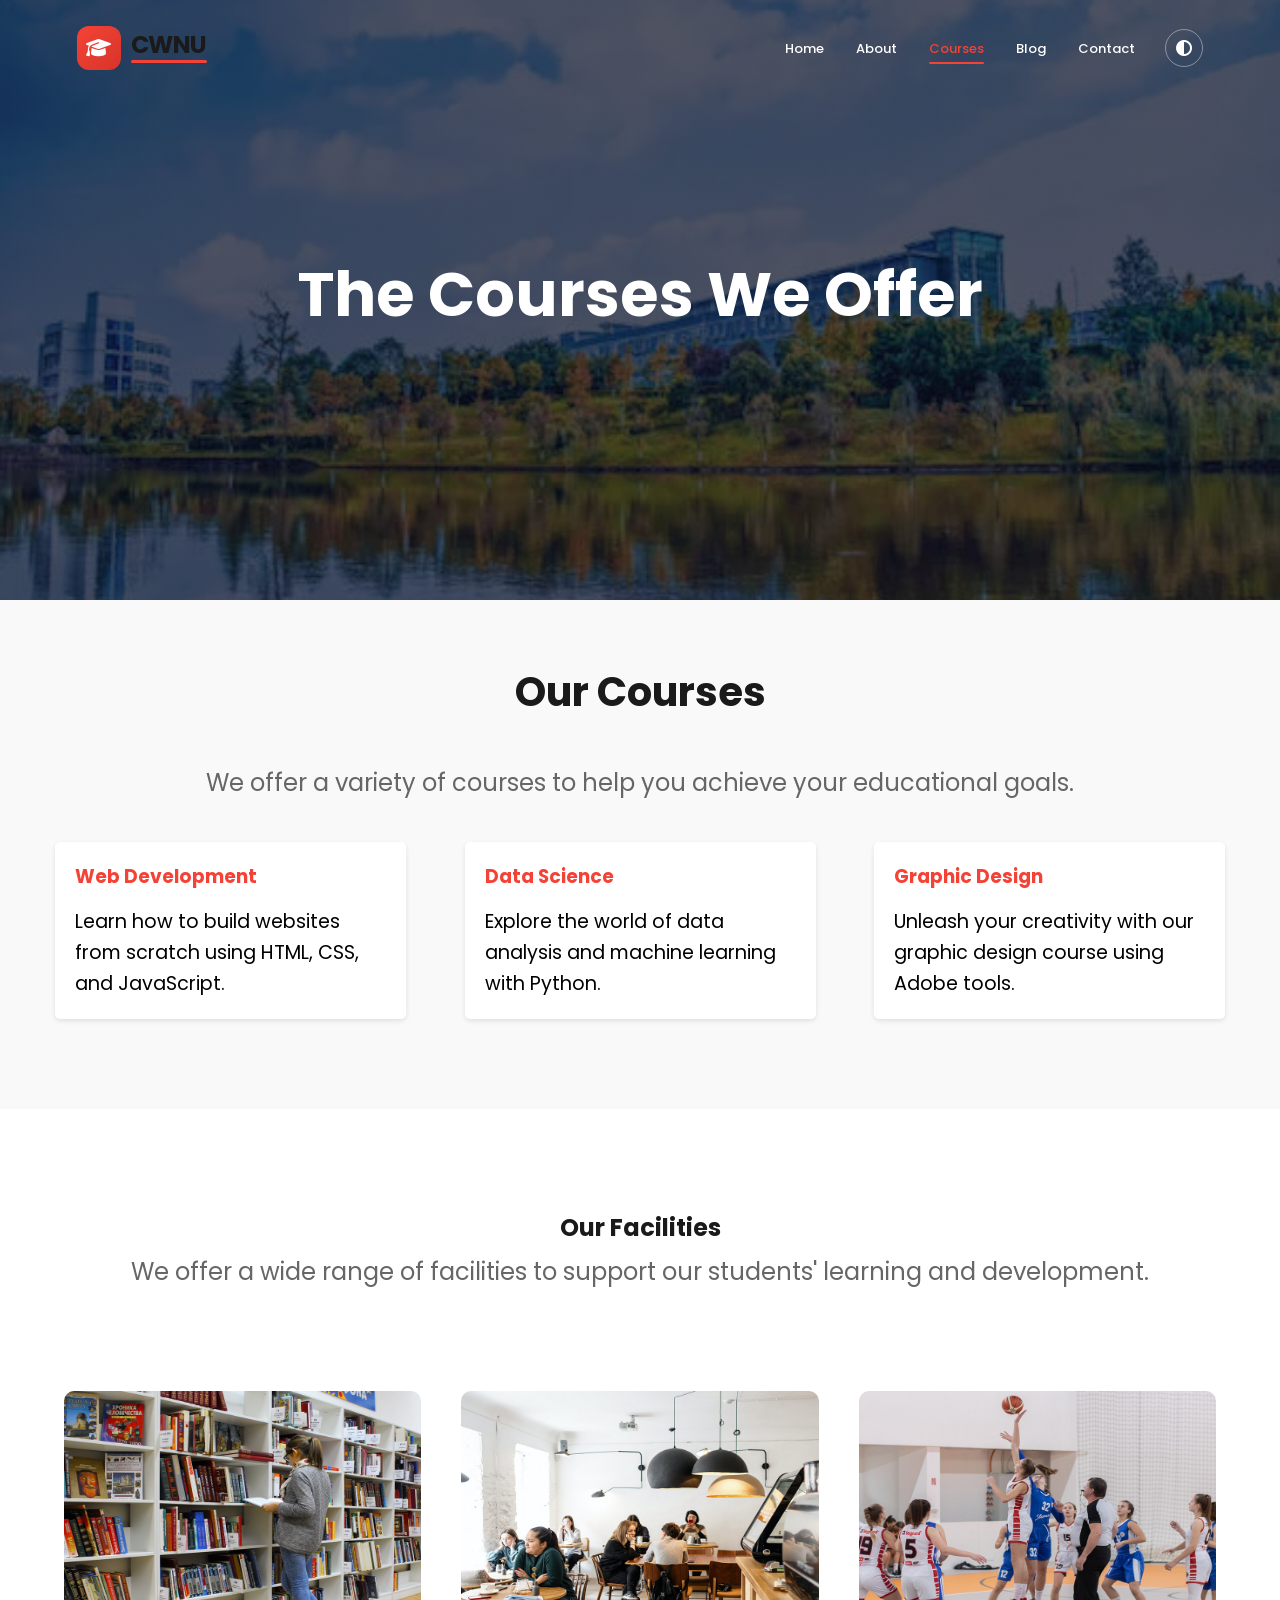
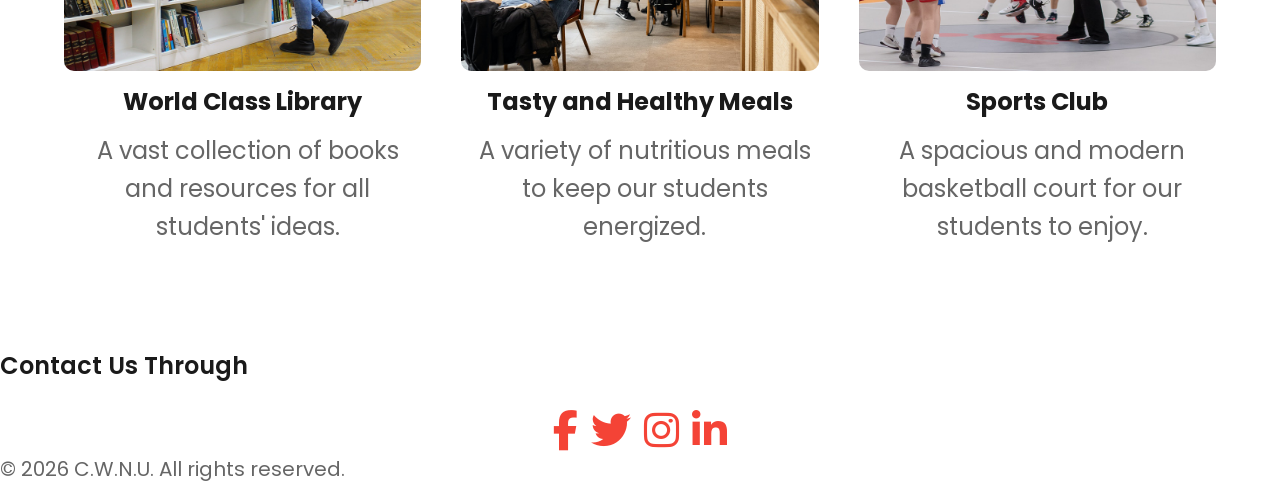
<file: public/course.html>
<!DOCTYPE html>
<html lang="en">
<head>
    <meta charset="UTF-8">
    <meta name="viewport" content="width=device-width, initial-scale=1.0">
    <meta name="description" content="Explore C.W.N.U courses in web development, data science, and graphic design, plus our world-class facilities.">
    <meta name="theme-color" content="#0b1d3a">
    <title>Courses — C.W.N.U</title>
    <link rel="preconnect" href="https://fonts.googleapis.com">
    <link rel="preconnect" href="https://fonts.gstatic.com" crossorigin>
    <link rel="stylesheet" href="https://fonts.googleapis.com/css2?family=Poppins:wght@300;400;500;600;700&display=swap">
    <link rel="stylesheet" href="https://cdnjs.cloudflare.com/ajax/libs/font-awesome/6.5.2/css/all.min.css" media="print" onload="this.media='all'">
    <noscript><link rel="stylesheet" href="https://cdnjs.cloudflare.com/ajax/libs/font-awesome/6.5.2/css/all.min.css"></noscript>
    <link rel="stylesheet" href="assets/css/main.css">
    <link rel="icon" type="image/png" href="assets/images/logo.png">
    <meta property="og:title" content="Courses — C.W.N.U">
    <meta property="og:description" content="Explore C.W.N.U courses in web development, data science, and graphic design.">
    <meta property="og:type" content="website">
    <meta property="og:image" content="assets/images/cwnu1.jpg">
    <meta name="twitter:card" content="summary_large_image">
</head>
<body>
    <header class="site-header is-sub">
        <section class="header">
            <nav class="site-nav" aria-label="Primary">
                <a class="logo" href="index.html" aria-label="C.W.N.U Home">
                    <span class="logo-icon"><i class="fa-solid fa-graduation-cap" aria-hidden="true"></i></span>
                    <span class="logo-text">CWNU</span>
                </a>
                <ul class="nav-desktop" role="list">
                    <li><a href="index.html">Home</a></li>
                    <li><a href="about.html">About</a></li>
                    <li><a href="course.html" aria-current="page" class="is-active">Courses</a></li>
                    <li><a href="blog.html">Blog</a></li>
                    <li><a href="contact.html">Contact</a></li>
                </ul>
                <button class="nav-toggle" type="button" aria-label="Open menu" aria-expanded="false" aria-controls="navLinks">
                    <span class="burger" aria-hidden="true">
                        <span></span><span></span><span></span>
                    </span>
                </button>
                <div class="nav-overlay" id="navLinks" data-open="false">
                    <div class="nav-overlay-header">
                        <a class="logo" href="index.html" aria-label="C.W.N.U Home">
                            <span class="logo-icon"><i class="fa-solid fa-graduation-cap" aria-hidden="true"></i></span>
                            <span class="logo-text">CWNU</span>
                        </a>
                    </div>
                    <ul class="nav-overlay-links" role="list">
                        <li><a href="index.html">Home</a></li>
                        <li><a href="about.html">About</a></li>
                        <li><a href="course.html" aria-current="page" class="is-active">Courses</a></li>
                        <li><a href="blog.html">Blog</a></li>
                        <li><a href="contact.html">Contact</a></li>
                    </ul>
                </div>
                <div class="nav-backdrop" data-nav-backdrop hidden></div>
            </nav>
            <div class="text-box">
                <h1>The Courses We Offer</h1>
            </div>
        </section>
    </header>

    <main id="main-content">
        <section class="courses" aria-labelledby="courses-title">
            <div class="container">
                <h2 id="courses-title">Our Courses</h2>
                <p class="course-intro">We offer a variety of courses to help you achieve your educational goals.</p>
                <div class="course-list" role="list">
                    <article class="course-item" role="listitem" data-reveal>
                        <h3>Web Development</h3>
                        <p class="course-description">Learn how to build websites from scratch using HTML, CSS, and JavaScript.</p>
                    </article>
                    <article class="course-item" role="listitem" data-reveal>
                        <h3>Data Science</h3>
                        <p class="course-description">Explore the world of data analysis and machine learning with Python.</p>
                    </article>
                    <article class="course-item" role="listitem" data-reveal>
                        <h3>Graphic Design</h3>
                        <p class="course-description">Unleash your creativity with our graphic design course using Adobe tools.</p>
                    </article>
                </div>
            </div>
        </section>

        <section class="facilities" aria-labelledby="facilities-title">
            <h1 id="facilities-title" class="main-title">Our Facilities</h1>
            <p class="main-description">We offer a wide range of facilities to support our students' learning and development.</p>
            <div class="our-facilities-container">
                <article class="facilities-col" data-reveal>
                    <img src="assets/images/library.png" alt="Library reading room" width="400" height="280" loading="lazy" decoding="async">
                    <h3 class="facilities-title">World Class Library</h3>
                    <p class="facilities-description">A vast collection of books and resources for all students' ideas.</p>
                </article>
                <article class="facilities-col" data-reveal>
                    <img src="assets/images/cafeteria.png" alt="Cafeteria dining area" width="400" height="280" loading="lazy" decoding="async">
                    <h3 class="facilities-title">Tasty and Healthy Meals</h3>
                    <p class="facilities-description">A variety of nutritious meals to keep our students energized.</p>
                </article>
                <article class="facilities-col" data-reveal>
                    <img src="assets/images/basketball.png" alt="Indoor basketball court" width="400" height="280" loading="lazy" decoding="async">
                    <h3 class="facilities-title">Sports Club</h3>
                    <p class="facilities-description">A spacious and modern basketball court for our students to enjoy.</p>
                </article>
            </div>
        </section>
    </main>

    <footer class="site-footer" id="site-footer">
        <h2 class="footer-title">Contact Us Through</h2>
        <ul class="icons" role="list" aria-label="Social media">
            <li><a href="#" aria-label="Facebook"><i class="fa-brands fa-facebook-f" aria-hidden="true"></i></a></li>
            <li><a href="#" aria-label="Twitter"><i class="fa-brands fa-twitter" aria-hidden="true"></i></a></li>
            <li><a href="#" aria-label="Instagram"><i class="fa-brands fa-instagram" aria-hidden="true"></i></a></li>
            <li><a href="#" aria-label="LinkedIn"><i class="fa-brands fa-linkedin-in" aria-hidden="true"></i></a></li>
        </ul>
        <p class="footer-copy">&copy; 2026 C.W.N.U. All rights reserved.</p>
    </footer>

    <button class="back-to-top" type="button" aria-label="Back to top" hidden>
        <i class="fa-solid fa-arrow-up" aria-hidden="true"></i>
    </button>

    <script src="assets/js/main.js"></script>
</body>
</html>
</file>
<file: public/assets/css/main.css>
/* ============================================================
   C.W.N.U Website — Complete Stylesheet
   ============================================================ */

/* --- Reset --- */
*, *::before, *::after { box-sizing: border-box; margin: 0; padding: 0; }
html { -webkit-text-size-adjust: 100%; -moz-text-size-adjust: 100%; text-size-adjust: 100%; }
body {
    font-family: 'Poppins', sans-serif;
    line-height: 1.6;
    color: #1a1a1a;
    background: #fff;
    -webkit-font-smoothing: antialiased;
}
img, picture, svg, video { max-width: 100%; display: block; }
a { text-decoration: none; color: inherit; }
ul, ol { list-style: none; }
button { font: inherit; cursor: pointer; border: none; background: none; }
input, textarea { font: inherit; }

/* --- Dark Mode Tokens --- */
:root {
    --primary: #f44336;
    --primary-hover: #d8342a;
    --dark-overlay: rgba(4, 9, 30, 0.7);
    --radius: 10px;
    --radius-sm: 5px;
    --radius-lg: 20px;
    --shadow: 0 2px 5px rgba(0,0,0,0.1);
    --shadow-hover: 0 2px 10px rgba(244, 67, 54, 0.5);
    --transition: 0.3s ease-in-out;
}
[data-theme="dark"] {
    --bg: #0e1116;
    --bg-card: #1c2129;
    --text: #f1f3f5;
    --text-muted: #9aa0a6;
    --border: #2a2f37;
}
@media (prefers-color-scheme: dark) {
    :root:not([data-theme="light"]) {
        --bg: #0e1116;
        --bg-card: #1c2129;
        --text: #f1f3f5;
        --text-muted: #9aa0a6;
        --border: #2a2f37;
    }
}

/* ============================================================
   HEADER / HERO
   ============================================================ */
.header {
    height: 600px;
    width: 100%;
    background-image: linear-gradient(var(--dark-overlay), var(--dark-overlay)), url('../images/cwnu1.jpg');
    background-position: center;
    background-size: cover;
    position: relative;
}

/* --- Navigation --- */
nav {
    display: flex;
    align-items: center;
    justify-content: space-between;
    padding: 2% 6%;
    position: relative;
    z-index: 10;
}
.logo {
    display: flex;
    align-items: center;
    gap: 10px;
    text-decoration: none;
}
.logo-icon {
    width: 44px;
    height: 44px;
    background: linear-gradient(135deg, #f44336, #d8342a);
    border-radius: 12px;
    display: flex;
    align-items: center;
    justify-content: center;
    color: #fff;
    font-size: 20px;
    flex-shrink: 0;
    transition: transform 0.3s, box-shadow 0.3s;
}
.logo:hover .logo-icon {
    transform: scale(1.08);
    box-shadow: 0 4px 14px rgba(244, 67, 54, 0.4);
}
.logo-text {
    font-size: 1.5rem;
    font-weight: 700;
    color: #1a1a1a;
    letter-spacing: -0.5px;
    line-height: 1;
}
.logo-text::after {
    content: '';
    display: block;
    width: 100%;
    height: 3px;
    background: var(--primary);
    border-radius: 2px;
    margin-top: 3px;
}
/* Desktop nav links */
.nav-desktop {
    display: flex;
    align-items: center;
    gap: 4px;
    list-style: none;
    margin: 0;
    padding: 0;
    margin-left: auto;
}
.nav-desktop li a {
    color: #fff;
    font-size: 13px;
    text-decoration: none;
    font-weight: 500;
    padding: 8px 14px;
    border-radius: 6px;
    transition: background 0.2s, color 0.2s;
    position: relative;
}
.nav-desktop li a:hover {
    background: rgba(255, 255, 255, 0.12);
}
.nav-desktop li a.is-active {
    color: var(--primary);
}
.nav-desktop li a.is-active::after {
    content: '';
    position: absolute;
    bottom: 2px;
    left: 14px;
    right: 14px;
    height: 2px;
    background: var(--primary);
    border-radius: 2px;
}

/* Burger button — hidden on desktop */
.nav-toggle { display: none; }
.nav-overlay { display: none; }
.nav-backdrop { display: none; }

/* Burger icon — 3 CSS lines */
.burger {
    display: flex;
    flex-direction: column;
    justify-content: center;
    gap: 5px;
    width: 24px;
    height: 24px;
    cursor: pointer;
    position: relative;
}
.burger span {
    display: block;
    width: 100%;
    height: 2px;
    background: #fff;
    border-radius: 2px;
    transition: transform 0.3s ease, opacity 0.3s ease;
    transform-origin: center;
}
/* Morph to X when open */
.nav-toggle[aria-expanded="true"] .burger span:nth-child(1) {
    transform: translateY(7px) rotate(45deg);
}
.nav-toggle[aria-expanded="true"] .burger span:nth-child(2) {
    opacity: 0;
    transform: scaleX(0);
}
.nav-toggle[aria-expanded="true"] .burger span:nth-child(3) {
    transform: translateY(-7px) rotate(-45deg);
}

/* --- Hero Text Box --- */
.text-box {
    width: 90%;
    color: #fff;
    position: absolute;
    top: 50%;
    left: 50%;
    transform: translate(-50%, -50%);
    text-align: center;
}
.text-box h1 {
    font-size: 62px;
    color: #fff;
    margin-bottom: 10px;
}
.text-box p {
    font-size: 14px;
    margin: 10px 0 40px;
    color: #fff;
}
.hero-description {
    font-size: 1.5rem;
}
.hero-btn {
    display: inline-block;
    padding: 12px 34px;
    background: transparent;
    color: #fff;
    text-decoration: none;
    border: 1px solid var(--primary);
    border-radius: var(--radius-sm);
    cursor: pointer;
    transition: var(--transition);
}
.hero-btn:hover {
    background: var(--primary);
    color: #fff;
    transform: scale(1.1);
}
.red-btn {
    border: 1px solid var(--primary);
    background: transparent;
    color: var(--primary);
    transition: var(--transition);
}
.red-btn:hover {
    background: var(--primary);
    color: #fff;
    transform: scale(1.1);
}

/* ============================================================
   COURSES SECTION
   ============================================================ */
.courses {
    padding: 60px 0;
    background: #f9f9f9;
}
.courses .container {
    max-width: 1200px;
    margin: 0 auto;
    padding: 0 15px;
}
.courses h2 {
    text-align: center;
    margin-bottom: 40px;
    font-size: 2.5rem;
}
.course-intro {
    text-align: center;
    margin-bottom: 40px;
    font-size: 1.5rem;
    color: #666;
}
.course-list {
    display: flex;
    justify-content: space-between;
    flex-wrap: wrap;
}
.course-item {
    width: 30%;
    background: #fff;
    padding: 20px;
    margin-bottom: 30px;
    border-radius: var(--radius-sm);
    box-shadow: var(--shadow);
    transition: var(--transition);
}
.course-item h3 {
    margin-bottom: 15px;
    color: var(--primary);
}
.course-item p {
    color: #000001;
}
.course-description {
    font-size: 1.2rem;
    color: #666;
}
.course-item:hover {
    box-shadow: var(--shadow-hover);
    transform: scale(1.09);
}

/* ============================================================
   CAMPUS SECTION
   ============================================================ */
.campus {
    width: 100%;
    margin: auto;
    text-align: center;
    padding-top: 50px;
}
.campus > h1 {
    font-size: 2.5rem;
    margin-bottom: 15px;
}
.campus-description {
    font-size: 1.5rem;
    color: #666;
}
.row {
    display: flex;
    justify-content: space-between;
    flex-wrap: wrap;
}
.campus-col {
    flex-basis: 32%;
    border-radius: var(--radius);
    overflow: hidden;
    position: relative;
    margin-bottom: 30px;
}
.campus-col img {
    width: 100%;
    display: block;
}
.layer {
    background: transparent;
    position: absolute;
    top: 0;
    bottom: 0;
    left: 0;
    right: 0;
    height: 100%;
    width: 100%;
    transition: var(--transition);
}
.layer:hover {
    background: rgba(226, 0, 0, 0.7);
}
.layer h3 {
    width: 100%;
    font-weight: 500;
    color: #fff;
    font-size: 26px;
    bottom: 0;
    left: 50%;
    position: absolute;
    transform: translateX(-50%);
    opacity: 0;
    transition: var(--transition);
}
.layer:hover h3 {
    bottom: 49%;
    opacity: 1;
    transform: translate(-50%, 50%);
}

/* ============================================================
   FACILITIES SECTION
   ============================================================ */
.facilities {
    padding: 50px 0;
}
.main-title {
    text-align: center;
    margin-top: 50px;
}
.main-description {
    text-align: center;
    margin-top: 5px;
    font-size: 1.5rem;
    color: #666;
}
.our-facilities-container {
    display: flex;
    justify-content: space-between;
    flex-wrap: wrap;
    margin-top: 100px;
    width: 90%;
    margin-left: auto;
    margin-right: auto;
}
.facilities-col {
    flex-basis: 31%;
    margin-bottom: 30px;
}
.facilities-col img {
    width: 100%;
    border-radius: var(--radius);
    transition: var(--transition);
}
.facilities-col img:hover {
    transform: scale(1.1);
}
.facilities-title {
    font-size: 24px;
    font-weight: bold;
    margin-top: 12px;
    margin-bottom: 10px;
    text-align: center;
}
.facilities-description {
    font-size: 1.5rem;
    color: #666;
    margin-left: 10px;
    text-align: center;
}

/* ============================================================
   TESTIMONIALS SECTION
   ============================================================ */
.testimonials {
    padding: 60px 0;
    background: #f9f9f9;
}
.testimonials-title {
    text-align: center;
    margin-bottom: 50px;
    font-size: 2.5rem;
    font-weight: 600;
}
.testimonial-container {
    display: flex;
    justify-content: center;
    gap: 40px;
    max-width: 1100px;
    margin: 0 auto;
    padding: 0 20px;
    flex-wrap: wrap;
}
.testimonial-col {
    flex: 1 1 400px;
    max-width: 500px;
    background: #fff;
    border-radius: 16px;
    padding: 40px 30px 30px;
    text-align: center;
    box-shadow: 0 4px 20px rgba(0,0,0,0.08);
    transition: transform 0.3s ease, box-shadow 0.3s ease;
    position: relative;
}
.testimonial-col:hover {
    transform: translateY(-6px);
    box-shadow: 0 8px 30px rgba(244, 67, 54, 0.15);
}
.testimonial-col::before {
    content: '\201C';
    position: absolute;
    top: 15px;
    left: 25px;
    font-size: 80px;
    color: var(--primary);
    opacity: 0.15;
    font-family: Georgia, serif;
    line-height: 1;
}
.img-container {
    width: 100px;
    height: 100px;
    margin: 0 auto 20px;
    border-radius: 50%;
    overflow: hidden;
    border: 4px solid var(--primary);
    box-shadow: 0 4px 15px rgba(244, 67, 54, 0.2);
}
.img-container img {
    width: 100%;
    height: 100%;
    object-fit: cover;
}
.testimonial-author {
    font-size: 1.25rem;
    font-weight: 600;
    margin-bottom: 12px;
    color: #222;
}
.testimonial-description {
    font-size: 1rem;
    color: #555;
    line-height: 1.7;
    margin-bottom: 20px;
    font-style: italic;
}
.font-icons {
    display: flex;
    justify-content: center;
    gap: 4px;
    color: var(--primary);
    font-size: 1rem;
}

/* ============================================================
   CALL TO ACTION
   ============================================================ */
.cta {
    margin: auto;
    width: 100%;
    background-image: linear-gradient(rgba(0,0,0,0.7), rgba(0,0,0,0.7)), url('../images/banner2.jpg');
    background-position: center;
    background-size: cover;
    border-radius: var(--radius);
    text-align: center;
    padding: 100px 0;
}
.cta h1 {
    color: #fff;
    font-size: 36px;
    margin-bottom: 40px;
}
.cta p {
    color: #fff;
    font-size: 18px;
    margin: 20px 0;
}
.cta .hero-btn {
    display: inline-block;
    padding: 12px 34px;
    background: transparent;
    color: #fff;
    text-decoration: none;
    border: 1px solid var(--primary);
    border-radius: var(--radius-sm);
    cursor: pointer;
    transition: var(--transition);
}
.cta .hero-btn:hover {
    background: var(--primary);
    transform: scale(1.1);
}

/* ============================================================
   ABOUT PAGE
   ============================================================ */
.about-us {
    width: 80%;
    margin: auto;
    padding-top: 80px;
    padding-bottom: 50px;
}
.about-col {
    flex-basis: 48%;
    padding: 30px 2px;
}
.about-col img {
    width: 100%;
    border-radius: var(--radius);
    transition: var(--transition);
}
.about-col img:hover {
    transform: scale(1.1);
}
.about-col h1 {
    padding-top: 0;
}
.about-col p {
    font-size: 1.2rem;
    color: #666;
    line-height: 1.6;
    padding-top: 10px;
}

/* ============================================================
   BLOG PAGE
   ============================================================ */
.blog-hero {
    background: linear-gradient(135deg, #1a1a2e 0%, #16213e 50%, #0f3460 100%);
    padding: 80px 20px 60px;
    text-align: center;
}
.blog-hero-inner {
    max-width: 650px;
    margin: 0 auto;
}
.blog-hero-tag {
    display: inline-block;
    padding: 6px 18px;
    background: rgba(244, 67, 54, 0.15);
    color: #f44336;
    border-radius: 50px;
    font-size: 0.85rem;
    font-weight: 600;
    letter-spacing: 0.5px;
    margin-bottom: 18px;
}
.blog-hero h1 {
    font-size: 2.5rem;
    font-weight: 700;
    color: #fff;
    margin-bottom: 12px;
}
.blog-hero-sub {
    font-size: 1.05rem;
    color: rgba(255, 255, 255, 0.7);
    line-height: 1.6;
    margin: 0;
}

.blog-layout {
    max-width: 1200px;
    margin: 0 auto;
    padding: 60px 20px 80px;
}

.blog-grid {
    display: flex;
    gap: 40px;
    align-items: flex-start;
}

/* --- Featured Card --- */
.blog-card {
    flex: 1;
    background: #fff;
    border-radius: 18px;
    overflow: hidden;
    box-shadow: 0 4px 24px rgba(0, 0, 0, 0.06);
    transition: transform 0.3s ease, box-shadow 0.3s ease;
}
.blog-card:hover {
    transform: translateY(-4px);
    box-shadow: 0 12px 36px rgba(0, 0, 0, 0.1);
}

.blog-card-image {
    position: relative;
    overflow: hidden;
}
.blog-card-image img {
    width: 100%;
    height: 340px;
    object-fit: cover;
    display: block;
    transition: transform 0.5s ease;
}
.blog-card:hover .blog-card-image img {
    transform: scale(1.04);
}
.blog-card-badge {
    position: absolute;
    top: 16px;
    left: 16px;
    padding: 6px 16px;
    background: var(--primary);
    color: #fff;
    border-radius: 50px;
    font-size: 0.8rem;
    font-weight: 600;
    letter-spacing: 0.3px;
}

.blog-card-body {
    padding: 32px 36px 36px;
}

.blog-card-meta {
    display: flex;
    gap: 20px;
    margin-bottom: 16px;
}
.blog-card-meta span {
    font-size: 0.85rem;
    color: #999;
    display: flex;
    align-items: center;
    gap: 6px;
}
.blog-card-meta i {
    font-size: 0.8rem;
}

.blog-card-title {
    font-size: 1.7rem;
    font-weight: 700;
    color: #1a1a1a;
    margin-bottom: 14px;
    line-height: 1.3;
}

.blog-card-excerpt {
    font-size: 1rem;
    color: #666;
    line-height: 1.7;
    margin-bottom: 0;
}

/* --- Article Content (inside card) --- */
.blog-article-content {
    margin-top: 40px;
    padding-top: 32px;
    border-top: 1px solid #eee;
}
.blog-article-content h3 {
    font-size: 1.2rem;
    font-weight: 600;
    color: #1a1a1a;
    margin: 32px 0 12px;
}
.blog-article-content h3:first-child {
    margin-top: 0;
}
.blog-article-content p {
    font-size: 1rem;
    color: #666;
    line-height: 1.7;
    margin-bottom: 16px;
}
.blog-article-content ul {
    padding-left: 1.25rem;
    margin-bottom: 24px;
}
.blog-article-content li {
    font-size: 0.95rem;
    color: #666;
    line-height: 1.7;
    margin-bottom: 10px;
}

/* --- Sidebar --- */
.blog-sidebar {
    width: 320px;
    min-width: 320px;
    position: sticky;
    top: 100px;
}
.blog-sidebar-card {
    background: #fff;
    border-radius: 18px;
    padding: 30px;
    box-shadow: 0 4px 24px rgba(0, 0, 0, 0.06);
}
.blog-sidebar-heading {
    font-size: 1.1rem;
    font-weight: 700;
    color: #1a1a1a;
    margin-bottom: 22px;
    padding-bottom: 16px;
    border-bottom: 2px solid #f0f0f0;
}
.blog-sidebar-list {
    list-style: none;
    padding: 0;
    margin: 0;
}
.blog-sidebar-list li {
    display: flex;
    justify-content: space-between;
    align-items: center;
    padding: 13px 0;
    border-bottom: 1px solid #f5f5f5;
    transition: background 0.2s;
}
.blog-sidebar-list li:last-child {
    border-bottom: none;
}
.blog-sidebar-list li:hover {
    background: rgba(244, 67, 54, 0.04);
    margin: 0 -14px;
    padding-left: 14px;
    padding-right: 14px;
    border-radius: 8px;
}
.blog-sidebar-name {
    font-size: 0.9rem;
    color: #555;
    font-weight: 500;
}
.blog-sidebar-count {
    font-size: 0.8rem;
    font-weight: 700;
    color: #fff;
    background: var(--primary);
    padding: 3px 10px;
    border-radius: 50px;
    min-width: 28px;
    text-align: center;
}

/* ============================================================
   BLOG COMMENTS
   ============================================================ */
.blog-comments {
    margin-top: 40px;
    padding: 32px;
    background: #f9f9f9;
    border-radius: 14px;
}
.blog-comments-title {
    font-size: 1.15rem;
    font-weight: 700;
    color: #1a1a1a;
    margin-bottom: 24px;
}
.blog-comment-form {
    display: flex;
    flex-direction: column;
    gap: 18px;
}
.blog-comment-row {
    display: flex;
    gap: 18px;
}
.blog-comment-field {
    flex: 1;
    display: flex;
    flex-direction: column;
}
.blog-comment-field label {
    font-size: 0.85rem;
    font-weight: 500;
    color: #444;
    margin-bottom: 6px;
}
.blog-comment-field input,
.blog-comment-field textarea {
    width: 100%;
    padding: 12px 14px;
    border: 2px solid #e8e8e8;
    border-radius: 10px;
    background: #fff;
    font-size: 0.9rem;
    color: #1a1a1a;
    outline: none;
    transition: border-color 0.3s, box-shadow 0.3s;
    box-sizing: border-box;
}
.blog-comment-field input::placeholder,
.blog-comment-field textarea::placeholder {
    color: #bbb;
}
.blog-comment-field input:focus,
.blog-comment-field textarea:focus {
    border-color: var(--primary);
    box-shadow: 0 0 0 3px rgba(244, 67, 54, 0.1);
}
.blog-comment-field textarea {
    resize: vertical;
    min-height: 100px;
}
.blog-comment-submit {
    display: inline-flex;
    align-items: center;
    justify-content: center;
    gap: 8px;
    padding: 12px 28px;
    background: linear-gradient(135deg, #f44336, #d8342a);
    color: #fff;
    border: none;
    border-radius: 10px;
    font-size: 0.9rem;
    font-weight: 600;
    cursor: pointer;
    transition: transform 0.3s, box-shadow 0.3s;
    align-self: flex-start;
}
.blog-comment-submit:hover {
    transform: translateY(-2px);
    box-shadow: 0 6px 20px rgba(244, 67, 54, 0.3);
}
.blog-comment-submit:active {
    transform: translateY(0);
}

/* --- Comments List --- */
.blog-comments-list {
    margin-top: 40px;
}
.blog-comments-list .blog-comments-title {
    padding-bottom: 16px;
    border-bottom: 2px solid #f0f0f0;
}
.blog-comment-item {
    padding: 22px 0;
    border-bottom: 1px solid #f0f0f0;
}
.blog-comment-item:last-child {
    border-bottom: none;
}
.blog-comment-header {
    display: flex;
    align-items: center;
    gap: 12px;
    margin-bottom: 12px;
}
.blog-comment-avatar {
    width: 40px;
    height: 40px;
    border-radius: 50%;
    background: linear-gradient(135deg, #f44336, #d8342a);
    display: flex;
    align-items: center;
    justify-content: center;
    color: #fff;
    font-weight: 700;
    font-size: 0.85rem;
    flex-shrink: 0;
}
.blog-comment-author {
    font-weight: 600;
    color: #1a1a1a;
    font-size: 0.9rem;
}
.blog-comment-date {
    font-size: 0.8rem;
    color: #999;
}
.blog-comment-body {
    font-size: 0.9rem;
    color: #666;
    line-height: 1.6;
    margin: 0;
    padding-left: 52px;
}

/* ============================================================
   CONTACT PAGE
   ============================================================ */
.contact-map-section {
    background: linear-gradient(135deg, #1a1a2e 0%, #16213e 50%, #0f3460 100%);
    padding: 60px 20px 50px;
}
.contact-map-inner {
    max-width: 1200px;
    margin: 0 auto;
}
.contact-map-header {
    text-align: center;
    margin-bottom: 36px;
}
.contact-map-tag {
    display: inline-flex;
    align-items: center;
    gap: 8px;
    padding: 6px 18px;
    background: rgba(244, 67, 54, 0.15);
    color: #f44336;
    border-radius: 50px;
    font-size: 0.85rem;
    font-weight: 600;
    letter-spacing: 0.5px;
    margin-bottom: 16px;
}
.contact-map-title {
    font-size: 2rem;
    font-weight: 700;
    color: #fff;
    margin-bottom: 8px;
}
.contact-map-sub {
    font-size: 1rem;
    color: rgba(255, 255, 255, 0.65);
    margin: 0;
}
.contact-map-frame {
    border-radius: 20px 20px 0 0;
    overflow: hidden;
    box-shadow: 0 -4px 30px rgba(0, 0, 0, 0.3);
    height: 450px;
    position: relative;
}
.contact-map-frame iframe {
    width: 100%;
    height: 100%;
    border: 0;
    display: block;
}

.contact-wrapper {
    max-width: 1200px;
    margin: 0 auto;
    padding: 70px 20px 80px;
}

.contact-grid {
    display: flex;
    gap: 50px;
    align-items: flex-start;
}

/* --- Left: Info --- */
.contact-info {
    flex: 1;
}
.contact-heading {
    font-size: 2rem;
    font-weight: 700;
    color: var(--primary);
    margin-bottom: 10px;
}
.contact-subtext {
    font-size: 1rem;
    color: #666;
    line-height: 1.7;
    margin-bottom: 30px;
}

.contact-cards {
    display: flex;
    flex-direction: column;
    gap: 20px;
    margin-bottom: 35px;
}
.contact-card {
    display: flex;
    align-items: flex-start;
    gap: 18px;
    padding: 24px;
    background: #f9f9f9;
    border-radius: 14px;
    transition: transform 0.3s ease, box-shadow 0.3s ease;
}
.contact-card:hover {
    transform: translateY(-4px);
    box-shadow: 0 8px 25px rgba(244, 67, 54, 0.12);
}
.contact-card-icon {
    width: 52px;
    height: 52px;
    min-width: 52px;
    border-radius: 14px;
    background: linear-gradient(135deg, #f44336, #d8342a);
    display: flex;
    align-items: center;
    justify-content: center;
    color: #fff;
    font-size: 20px;
}
.contact-card-body h3 {
    font-size: 1.05rem;
    font-weight: 600;
    color: #1a1a1a;
    margin-bottom: 4px;
}
.contact-card-body p {
    font-size: 0.9rem;
    color: #666;
    margin: 0;
    line-height: 1.5;
}

.contact-socials {
    display: flex;
    align-items: center;
    gap: 16px;
}
.socials-label {
    font-size: 0.95rem;
    color: #666;
    font-weight: 500;
    margin: 0;
}
.socials-links {
    display: flex;
    gap: 10px;
}
.socials-links a {
    width: 42px;
    height: 42px;
    border-radius: 50%;
    background: #f0f0f0;
    display: flex;
    align-items: center;
    justify-content: center;
    color: #555;
    font-size: 18px;
    transition: background 0.3s, color 0.3s, transform 0.3s;
}
.socials-links a:hover {
    background: var(--primary);
    color: #fff;
    transform: translateY(-3px);
}

/* --- Right: Form --- */
.contact-form-wrapper {
    flex: 1.1;
    background: #f9f9f9;
    border-radius: 20px;
    padding: 40px;
}

.contact-form {
    display: flex;
    flex-direction: column;
    gap: 18px;
}
.form-row {
    display: flex;
    gap: 18px;
}
.form-group {
    flex: 1;
    display: flex;
    flex-direction: column;
}
.form-label {
    font-size: 0.85rem;
    font-weight: 500;
    color: #444;
    margin-bottom: 6px;
}
.contact-form input,
.contact-form textarea {
    width: 100%;
    padding: 14px 16px;
    border: 2px solid #e8e8e8;
    border-radius: 12px;
    background: #fff;
    font-size: 0.95rem;
    color: #1a1a1a;
    transition: border-color 0.3s, box-shadow 0.3s;
    outline: none;
    box-sizing: border-box;
}
.contact-form input::placeholder,
.contact-form textarea::placeholder {
    color: #aaa;
}
.contact-form input:focus,
.contact-form textarea:focus {
    border-color: var(--primary);
    box-shadow: 0 0 0 4px rgba(244, 67, 54, 0.1);
}
.contact-form textarea {
    resize: vertical;
    min-height: 130px;
}

.contact-submit {
    display: inline-flex;
    align-items: center;
    justify-content: center;
    gap: 10px;
    padding: 16px 36px;
    background: linear-gradient(135deg, #f44336, #d8342a);
    color: #fff;
    border: none;
    border-radius: 12px;
    font-size: 1rem;
    font-weight: 600;
    cursor: pointer;
    transition: transform 0.3s, box-shadow 0.3s;
    align-self: flex-start;
}
.contact-submit:hover {
    transform: translateY(-2px);
    box-shadow: 0 8px 25px rgba(244, 67, 54, 0.35);
}
.contact-submit:active {
    transform: translateY(0);
}
.contact-submit i {
    font-size: 0.9rem;
    transition: transform 0.3s;
}
.contact-submit:hover i {
    transform: translateX(3px);
}

/* ============================================================
   FOOTER
   ============================================================ */
.footer {
    width: 100%;
    text-align: center;
    padding: 30px 0;
}
.footer-title,
.footer h2 {
    margin-bottom: 25px;
    margin-top: 20px;
    font-weight: 600;
    font-size: 1.5rem;
}
.footer p,
.footer-copy {
    color: #666;
    font-size: 20px;
}
.icons {
    display: flex;
    justify-content: center;
    gap: 13px;
}
.icons .fa-brands {
    color: var(--primary);
    cursor: pointer;
    font-size: 40px;
    transition: var(--transition);
}
.icons .fa-brands:hover {
    color: #000;
    transform: scale(1.2);
}

/* ============================================================
   FORM STATUS MESSAGES
   ============================================================ */
.form-status {
    padding: 12px 16px;
    border-radius: var(--radius-sm);
    margin-bottom: 15px;
    font-weight: 500;
}
.form-status--ok {
    background: rgba(46, 204, 113, 0.15);
    color: #1d7a3d;
    border: 1px solid rgba(46, 204, 113, 0.4);
}
.form-status--err {
    background: rgba(244, 67, 54, 0.12);
    color: var(--primary);
    border: 1px solid rgba(244, 67, 54, 0.4);
}
[data-theme="dark"] .form-status--ok { color: #6dd58a; }

/* ============================================================
   UTILITIES
   ============================================================ */
.visually-hidden {
    position: absolute !important;
    width: 1px; height: 1px;
    padding: 0; margin: -1px;
    overflow: hidden; clip: rect(0,0,0,0);
    white-space: nowrap; border: 0;
}

.hp-field {
    position: absolute;
    left: -9999px;
    height: 0;
    overflow: hidden;
}

/* Back to top */
.back-to-top {
    position: fixed;
    right: 30px;
    bottom: 30px;
    width: 48px;
    height: 48px;
    border-radius: 50%;
    background: var(--primary);
    color: #fff;
    font-size: 20px;
    box-shadow: 0 4px 12px rgba(0,0,0,0.3);
    opacity: 0;
    transform: translateY(8px);
    pointer-events: none;
    transition: opacity 0.3s, transform 0.3s;
    z-index: 30;
    display: flex;
    align-items: center;
    justify-content: center;
}
.back-to-top[data-show="true"] {
    opacity: 1;
    transform: none;
    pointer-events: auto;
}
.back-to-top:hover {
    background: var(--primary-hover);
}

/* Theme toggle */
.theme-toggle {
    border: 1px solid rgba(255,255,255,0.4);
    color: #fff;
    width: 38px;
    height: 38px;
    border-radius: 50%;
    display: inline-flex;
    align-items: center;
    justify-content: center;
    margin-left: 16px;
    transition: background 0.3s, transform 0.3s;
}
.theme-toggle:hover {
    background: rgba(255,255,255,0.15);
    transform: rotate(20deg);
}

/* Scroll reveal */
[data-reveal] {
    opacity: 0;
    transform: translateY(20px);
    transition: opacity 0.6s ease-out, transform 0.6s ease-out;
}
[data-reveal].is-visible {
    opacity: 1;
    transform: none;
}
@media (prefers-reduced-motion: reduce) {
    [data-reveal] { opacity: 1; transform: none; transition: none; }
}

/* ============================================================
   RESPONSIVE — Tablets & Smaller Desktops
   ============================================================ */
@media (max-width: 1024px) {
    .text-box h1 { font-size: 48px; }
    .course-item { width: 45%; }
    .facilities-col { flex-basis: 48%; }
}

/* ============================================================
   RESPONSIVE — Tablets
   ============================================================ */
@media (max-width: 768px) {
    .text-box h1 { font-size: 36px; }
    .text-box p { font-size: 16px; }
    .course-item { width: 100%; margin-bottom: 20px; }
    .campus-col { flex-basis: 100%; margin-bottom: 20px; }
    .facilities-col { flex-basis: 100%; }
    .testimonial-container { flex-direction: column; gap: 20px; }
    .blog-grid { flex-direction: column; }
    .blog-sidebar { width: 100%; min-width: 0; position: static; }
    .about-col { flex-basis: 100%; margin-bottom: 30px; }
    .contact-grid { flex-direction: column; }
    .our-facilities-container { width: 100%; }
    .about-us { width: 95%; }
}

/* ============================================================
   RESPONSIVE — Mobile Phones
   ============================================================ */
@media (max-width: 600px) {
    .header { height: 500px; }
    .text-box h1 { font-size: 28px; }
    .hero-btn { padding: 10px 24px; font-size: 14px; }
    .nav-desktop { display: none; }

    /* Mobile nav — full-screen overlay */
    .nav-toggle {
        display: flex;
        align-items: center;
        justify-content: center;
        width: 44px;
        height: 44px;
        margin-left: auto;
        z-index: 80;
        background: none;
        border: none;
        cursor: pointer;
        padding: 0;
    }
    .nav-overlay {
        display: flex;
        flex-direction: column;
        position: fixed;
        inset: 0;
        background: linear-gradient(135deg, #1a1a2e 0%, #16213e 50%, #0f3460 100%);
        z-index: 70;
        padding: 0;
        opacity: 0;
        visibility: hidden;
        transition: opacity 0.35s ease, visibility 0.35s ease;
        overflow-y: auto;
    }
    .nav-overlay[data-open="true"] {
        opacity: 1;
        visibility: visible;
    }
    .nav-overlay-header {
        display: flex;
        align-items: center;
        justify-content: space-between;
        padding: 16px 24px;
        border-bottom: 1px solid rgba(255, 255, 255, 0.1);
    }
    .nav-overlay .logo-text { color: #fff; }
    .nav-overlay .logo-text::after { background: #fff; }
    .nav-overlay .logo-icon { background: linear-gradient(135deg, #f44336, #d8342a); }
    .nav-overlay-links {
        list-style: none;
        padding: 40px 32px;
        margin: 0;
        display: flex;
        flex-direction: column;
        gap: 8px;
    }
    .nav-overlay-links li {
        opacity: 0;
        transform: translateX(30px);
        transition: opacity 0.3s ease, transform 0.3s ease;
    }
    .nav-overlay[data-open="true"] .nav-overlay-links li {
        opacity: 1;
        transform: translateX(0);
    }
    .nav-overlay[data-open="true"] .nav-overlay-links li:nth-child(1) { transition-delay: 0.1s; }
    .nav-overlay[data-open="true"] .nav-overlay-links li:nth-child(2) { transition-delay: 0.15s; }
    .nav-overlay[data-open="true"] .nav-overlay-links li:nth-child(3) { transition-delay: 0.2s; }
    .nav-overlay[data-open="true"] .nav-overlay-links li:nth-child(4) { transition-delay: 0.25s; }
    .nav-overlay[data-open="true"] .nav-overlay-links li:nth-child(5) { transition-delay: 0.3s; }
    .nav-overlay-links li a {
        display: block;
        color: rgba(255, 255, 255, 0.8);
        font-size: 1.5rem;
        font-weight: 600;
        padding: 12px 0;
        border-bottom: 1px solid rgba(255, 255, 255, 0.08);
        transition: color 0.2s, padding-left 0.2s;
    }
    .nav-overlay-links li a:hover,
    .nav-overlay-links li a.is-active {
        color: #fff;
        padding-left: 8px;
    }
    .nav-overlay-links li a.is-active {
        border-bottom-color: var(--primary);
    }
    .nav-backdrop {
        display: block;
        position: fixed;
        inset: 0;
        background: rgba(0, 0, 0, 0.5);
        z-index: 60;
        opacity: 0;
        visibility: hidden;
        transition: opacity 0.35s, visibility 0.35s;
    }
    .nav-backdrop[data-show="true"] { opacity: 1; visibility: visible; }

    .header h1 { font-size: 24px; padding-top: 40px; }
    .courses h2, .main-title { font-size: 24px; }
    .course-intro, .main-description, .campus-description { font-size: 16px; }
    .course-description, .facilities-description { font-size: 14px; }

    .our-facilities-container { flex-direction: column; }

    .testimonial-container { flex-direction: column; align-items: center; }
    .testimonial-col { flex: 1 1 100%; max-width: 100%; }
    .testimonial-author { font-size: 1.1rem; }
    .testimonial-description { font-size: 0.9rem; }

    .cta h1 { font-size: 24px; }
    .cta p { font-size: 14px; }
    .footer h2, .footer-title { font-size: 24px; }
    .footer p, .footer-copy { font-size: 14px; }
    .icons .fa-brands { font-size: 30px; margin: 0 8px; }

    .about-col h1 { font-size: 22px; }
    .about-col p { font-size: 14px; }
    .blog-hero h1 { font-size: 1.8rem; }
    .blog-hero-sub { font-size: 0.95rem; }
    .blog-card-image img { height: 220px; }
    .blog-card-body { padding: 24px; }
    .blog-card-title { font-size: 1.3rem; }
    .blog-card-meta { flex-wrap: wrap; gap: 12px; }
    .blog-comment-row { flex-direction: column; gap: 0; }

    .contact-heading { font-size: 1.5rem; }
    .contact-wrapper { padding: 40px 16px; }
    .contact-form-wrapper { padding: 24px; }
    .form-row { flex-direction: column; gap: 0; }
    .contact-map-frame { height: 350px; border-radius: 14px 14px 0 0; }
    .contact-map-title { font-size: 1.5rem; }
    .contact-map-section { padding: 40px 16px 40px; }
}

/* ============================================================
   RESPONSIVE — Very Small Devices
   ============================================================ */
@media (max-width: 400px) {
    .text-box h1 { font-size: 24px; }
    .logo-icon { width: 36px; height: 36px; font-size: 16px; border-radius: 10px; }
    .logo-text { font-size: 1.2rem; }
    .hero-btn { padding: 8px 16px; font-size: 12px; }
    .header { height: 400px; }
    .contact-map-frame { height: 280px; border-radius: 12px 12px 0 0; }
    .contact-map-section { padding: 30px 16px 30px; }
}

/* ============================================================
   DARK MODE OVERRIDES
   ============================================================ */
[data-theme="dark"] body,
[data-theme="dark"] .courses,
[data-theme="dark"] .about-us {
    background: var(--bg);
    color: var(--text);
}
[data-theme="dark"] .logo-text {
    color: var(--text);
}
[data-theme="dark"] .course-item,
[data-theme="dark"] .testimonial-col {
    background: var(--bg-card);
    color: var(--text);
    border-color: var(--border);
}
[data-theme="dark"] .course-item h3,
[data-theme="dark"] .about-col h1 {
    color: var(--text);
}
[data-theme="dark"] .course-item p,
[data-theme="dark"] .course-description,
[data-theme="dark"] .about-col p,
[data-theme="dark"] .testimonial-description,
[data-theme="dark"] .facilities-description,
[data-theme="dark"] .campus-description,
[data-theme="dark"] .course-intro,
[data-theme="dark"] .main-description,
[data-theme="dark"] .footer p,
[data-theme="dark"] .footer-copy {
    color: var(--text-muted);
}
[data-theme="dark"] .icons .fa-brands:hover {
    color: var(--text);
}
[data-theme="dark"] .testimonials {
    background: var(--bg);
}
[data-theme="dark"] .testimonials-title {
    color: var(--text);
}
[data-theme="dark"] .testimonial-col {
    background: var(--bg-card);
    border-color: var(--border);
}
[data-theme="dark"] .testimonial-author {
    color: var(--text);
}
[data-theme="dark"] .testimonial-description {
    color: var(--text-muted);
}

/* Blog dark mode */
[data-theme="dark"] .blog-hero {
    background: linear-gradient(135deg, #0d1117 0%, #161b22 50%, #0d1117 100%);
}
[data-theme="dark"] .blog-card {
    background: var(--bg-card);
    box-shadow: 0 4px 24px rgba(0, 0, 0, 0.3);
}
[data-theme="dark"] .blog-card-title {
    color: var(--text);
}
[data-theme="dark"] .blog-card-excerpt {
    color: var(--text-muted);
}
[data-theme="dark"] .blog-article-content {
    border-top-color: var(--border);
}
[data-theme="dark"] .blog-article-content h3 {
    color: var(--text);
}
[data-theme="dark"] .blog-article-content p,
[data-theme="dark"] .blog-article-content li {
    color: var(--text-muted);
}
[data-theme="dark"] .blog-sidebar-card {
    background: var(--bg-card);
    box-shadow: 0 4px 24px rgba(0, 0, 0, 0.3);
}
[data-theme="dark"] .blog-sidebar-heading {
    color: var(--text);
    border-bottom-color: var(--border);
}
[data-theme="dark"] .blog-sidebar-list li {
    border-bottom-color: var(--border);
}
[data-theme="dark"] .blog-sidebar-name {
    color: var(--text-muted);
}
[data-theme="dark"] .blog-comments {
    background: var(--bg-card);
}
[data-theme="dark"] .blog-comments-title {
    color: var(--text);
}
[data-theme="dark"] .blog-comment-field label {
    color: var(--text-muted);
}
[data-theme="dark"] .blog-comment-field input,
[data-theme="dark"] .blog-comment-field textarea {
    background: var(--bg);
    border-color: var(--border);
    color: var(--text);
}
[data-theme="dark"] .blog-comment-field input::placeholder,
[data-theme="dark"] .blog-comment-field textarea::placeholder {
    color: var(--text-muted);
}
[data-theme="dark"] .blog-comments-list .blog-comments-title {
    border-bottom-color: var(--border);
}
[data-theme="dark"] .blog-comment-item {
    border-bottom-color: var(--border);
}
[data-theme="dark"] .blog-comment-author {
    color: var(--text);
}
[data-theme="dark"] .blog-comment-body {
    color: var(--text-muted);
}

@media (prefers-color-scheme: dark) {
    :root:not([data-theme="light"]) body,
    :root:not([data-theme="light"]) .courses,
    :root:not([data-theme="light"]) .about-us {
        background: var(--bg);
        color: var(--text);
    }
    :root:not([data-theme="light"]) .logo-text {
        color: var(--text);
    }
    :root:not([data-theme="light"]) .course-item,
    :root:not([data-theme="light"]) .testimonial-col {
        background: var(--bg-card);
        color: var(--text);
        border-color: var(--border);
    }
    :root:not([data-theme="light"]) .course-item h3,
    :root:not([data-theme="light"]) .about-col h1 {
        color: var(--text);
    }
    :root:not([data-theme="light"]) .course-item p,
    :root:not([data-theme="light"]) .course-description,
    :root:not([data-theme="light"]) .about-col p,
    :root:not([data-theme="light"]) .testimonial-description,
    :root:not([data-theme="light"]) .facilities-description,
    :root:not([data-theme="light"]) .campus-description,
    :root:not([data-theme="light"]) .course-intro,
    :root:not([data-theme="light"]) .main-description,
    :root:not([data-theme="light"]) .footer p,
    :root:not([data-theme="light"]) .footer-copy {
        color: var(--text-muted);
    }
    :root:not([data-theme="light"]) .icons .fa-brands:hover {
        color: var(--text);
    }
    :root:not([data-theme="light"]) .testimonials {
        background: var(--bg);
    }
    :root:not([data-theme="light"]) .testimonials-title {
        color: var(--text);
    }
    :root:not([data-theme="light"]) .testimonial-col {
        background: var(--bg-card);
        border-color: var(--border);
    }
    :root:not([data-theme="light"]) .testimonial-author {
        color: var(--text);
    }
    :root:not([data-theme="light"]) .testimonial-description {
        color: var(--text-muted);
    }

    :root:not([data-theme="light"]) .blog-hero {
        background: linear-gradient(135deg, #0d1117 0%, #161b22 50%, #0d1117 100%);
    }
    :root:not([data-theme="light"]) .blog-card {
        background: var(--bg-card);
        box-shadow: 0 4px 24px rgba(0, 0, 0, 0.3);
    }
    :root:not([data-theme="light"]) .blog-card-title {
        color: var(--text);
    }
    :root:not([data-theme="light"]) .blog-card-excerpt {
        color: var(--text-muted);
    }
    :root:not([data-theme="light"]) .blog-article-content {
        border-top-color: var(--border);
    }
    :root:not([data-theme="light"]) .blog-article-content h3 {
        color: var(--text);
    }
    :root:not([data-theme="light"]) .blog-article-content p,
    :root:not([data-theme="light"]) .blog-article-content li {
        color: var(--text-muted);
    }
    :root:not([data-theme="light"]) .blog-sidebar-card {
        background: var(--bg-card);
        box-shadow: 0 4px 24px rgba(0, 0, 0, 0.3);
    }
    :root:not([data-theme="light"]) .blog-sidebar-heading {
        color: var(--text);
        border-bottom-color: var(--border);
    }
    :root:not([data-theme="light"]) .blog-sidebar-list li {
        border-bottom-color: var(--border);
    }
    :root:not([data-theme="light"]) .blog-sidebar-name {
        color: var(--text-muted);
    }
    :root:not([data-theme="light"]) .blog-comments {
        background: var(--bg-card);
    }
    :root:not([data-theme="light"]) .blog-comments-title {
        color: var(--text);
    }
    :root:not([data-theme="light"]) .blog-comment-field label {
        color: var(--text-muted);
    }
    :root:not([data-theme="light"]) .blog-comment-field input,
    :root:not([data-theme="light"]) .blog-comment-field textarea {
        background: var(--bg);
        border-color: var(--border);
        color: var(--text);
    }
    :root:not([data-theme="light"]) .blog-comment-field input::placeholder,
    :root:not([data-theme="light"]) .blog-comment-field textarea::placeholder {
        color: var(--text-muted);
    }
    :root:not([data-theme="light"]) .blog-comments-list .blog-comments-title {
        border-bottom-color: var(--border);
    }
    :root:not([data-theme="light"]) .blog-comment-item {
        border-bottom-color: var(--border);
    }
    :root:not([data-theme="light"]) .blog-comment-author {
        color: var(--text);
    }
    :root:not([data-theme="light"]) .blog-comment-body {
        color: var(--text-muted);
    }
}
</file>
